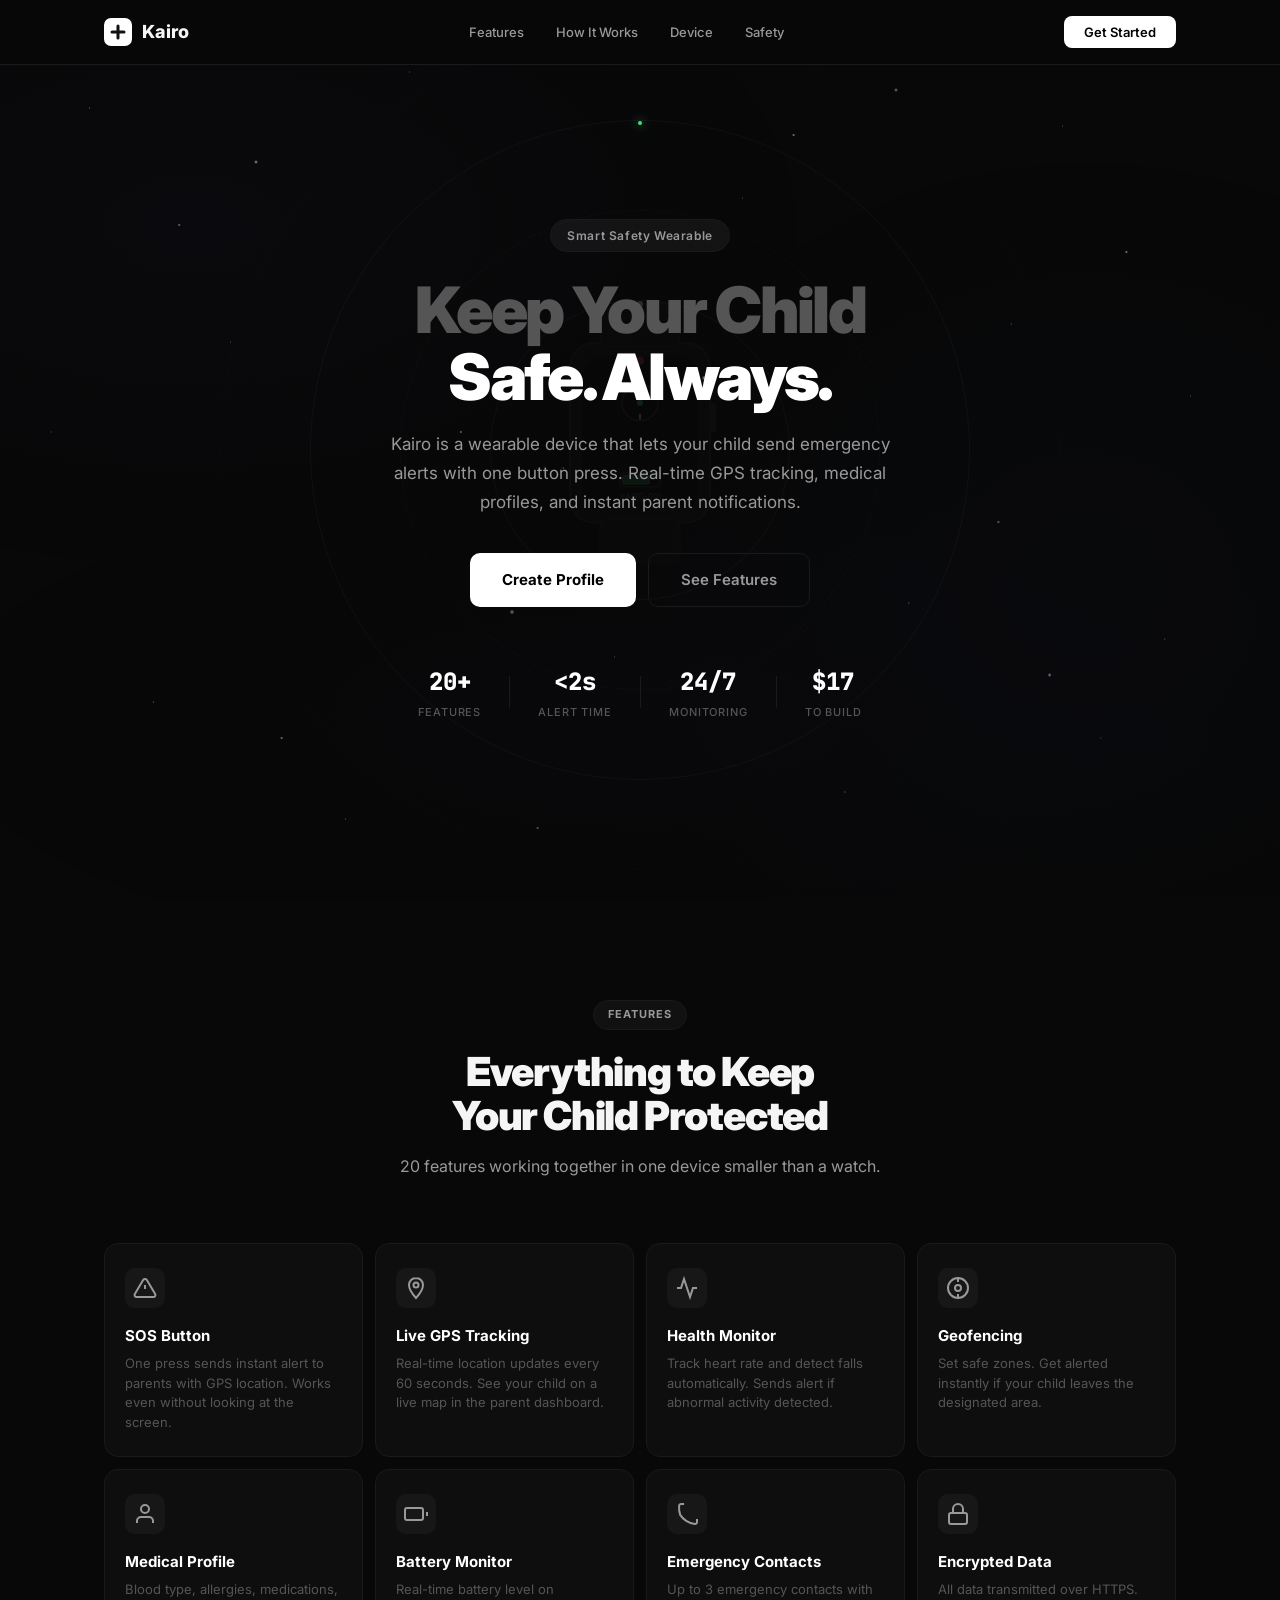
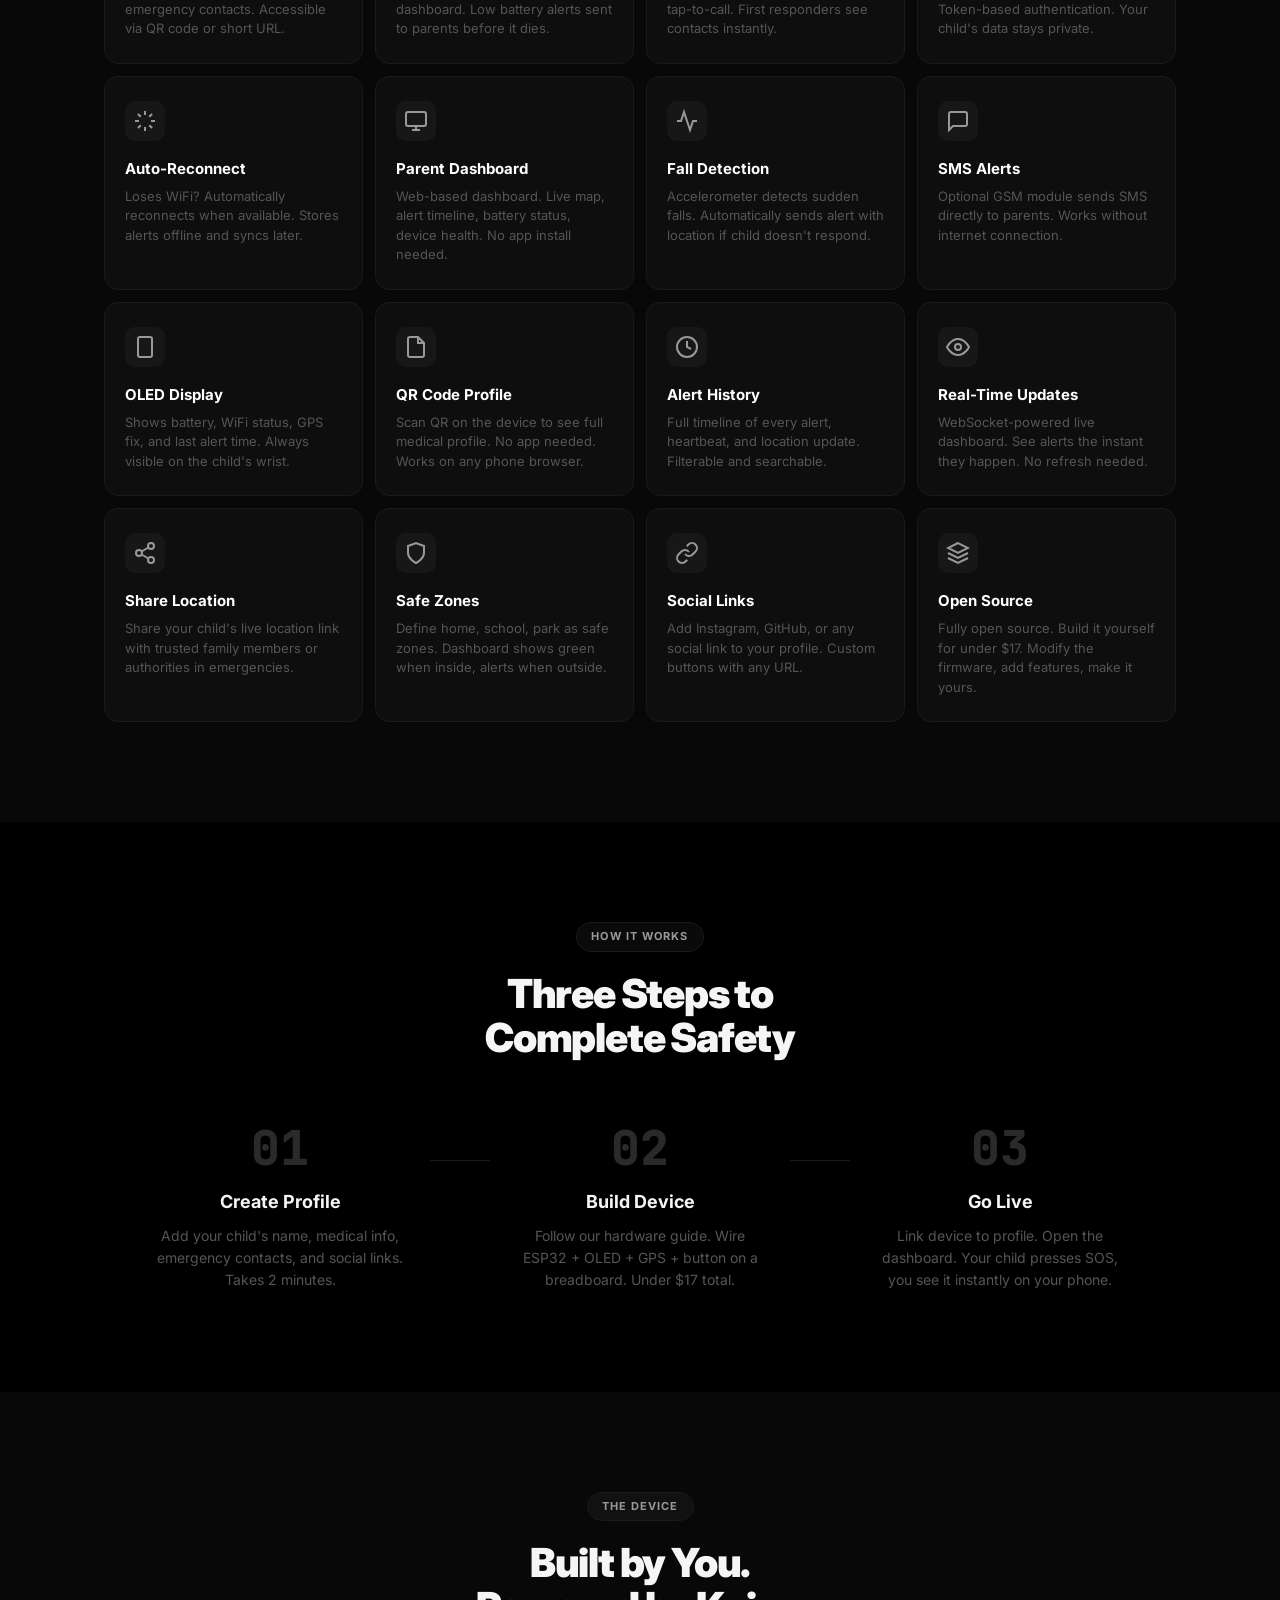
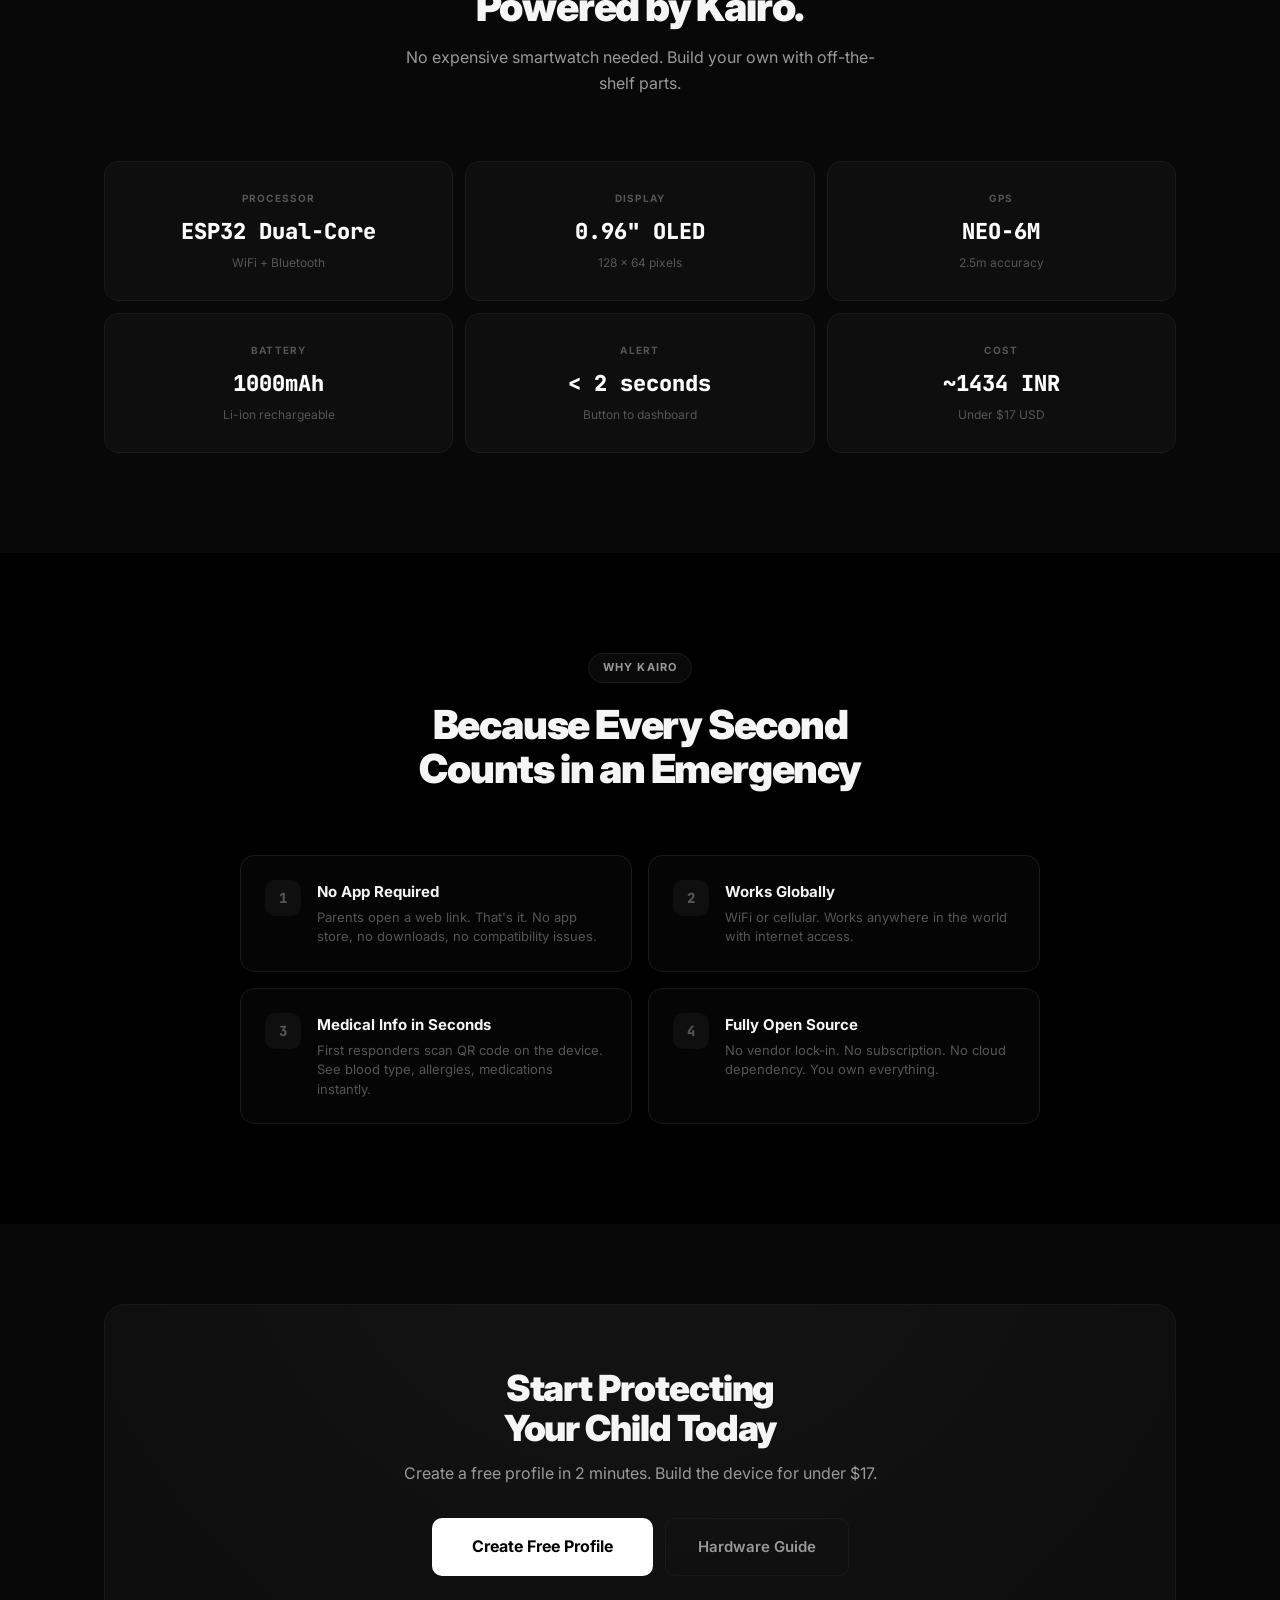
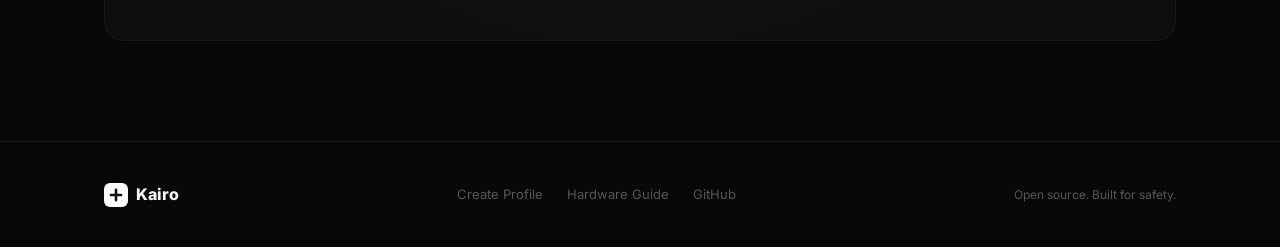
<file: index.html>
<!DOCTYPE html>
<html lang="en">
<head>
  <meta charset="UTF-8">
  <meta name="viewport" content="width=device-width, initial-scale=1.0">
  <title>Kairo - Smart Safety Wearable for Kids</title>
  <meta name="description" content="Kairo is a smart wearable safety device for children. Real-time GPS tracking, SOS alerts, emergency medical profiles, and parent dashboard.">
  <link rel="preconnect" href="https://fonts.googleapis.com">
  <link href="https://fonts.googleapis.com/css2?family=Inter:wght@300;400;500;600;700;800;900&family=JetBrains+Mono:wght@500;700&display=swap" rel="stylesheet">
  <link rel="stylesheet" href="css/landing.css">
  <link rel="icon" href="data:image/svg+xml,<svg xmlns='http://www.w3.org/2000/svg' viewBox='0 0 28 28'><rect width='28' height='28' rx='6' fill='%23fff'/><path d='M14 7v14M7 14h14' stroke='%23111' stroke-width='3' stroke-linecap='round'/></svg>">
</head>
<body>

  <!-- Space Background -->
  <div class="space-bg">
    <div class="stars stars-sm"></div>
    <div class="stars stars-md"></div>
    <div class="stars stars-lg"></div>
    <div class="nebula"></div>
  </div>

  <!-- ===== NAVBAR ===== -->
  <nav class="nav">
    <div class="nav-inner">
      <a href="#" class="nav-logo">
        <svg width="28" height="28" viewBox="0 0 28 28" fill="none"><rect width="28" height="28" rx="7" fill="#fff"/><path d="M14 8v12M8 14h12" stroke="#111" stroke-width="3" stroke-linecap="round"/></svg>
        Kairo
      </a>
      <div class="nav-links">
        <a href="#features">Features</a>
        <a href="#how-it-works">How It Works</a>
        <a href="#device">Device</a>
        <a href="#safety">Safety</a>
      </div>
      <div class="nav-right">
        <a href="create.html" class="nav-cta">Get Started</a>
      </div>
    </div>
  </nav>

  <!-- ===== HERO ===== -->
  <section class="hero">
    <!-- Animated rings -->
    <div class="hero-rings">
      <div class="ring ring-1"></div>
      <div class="ring ring-2"></div>
      <div class="ring ring-3"></div>
      <div class="ring ring-4"></div>
    </div>

    <!-- Device SVG in center -->
    <div class="hero-device">
      <svg class="device-svg" viewBox="0 0 200 260" fill="none">
        <!-- Watch body -->
        <rect x="30" y="40" width="140" height="180" rx="24" fill="#1a1a1a" stroke="#333" stroke-width="2"/>
        <!-- Screen -->
        <rect x="42" y="54" width="116" height="152" rx="16" fill="#0d0d0d"/>
        <!-- Screen content -->
        <circle cx="100" cy="100" r="18" stroke="#444" stroke-width="1.5" fill="none"/>
        <path d="M100 88v12M100 112v4" stroke="#fff" stroke-width="2" stroke-linecap="round"/>
        <circle cx="100" cy="100" r="3" fill="#4ade80"/>
        <!-- Heart rate line -->
        <path d="M55 140 L75 140 L82 125 L90 155 L97 130 L104 148 L110 140 L145 140" stroke="#4ade80" stroke-width="1.5" fill="none" class="hero-heartbeat"/>
        <!-- Battery -->
        <rect x="80" y="170" width="40" height="14" rx="4" stroke="#555" stroke-width="1" fill="none"/>
        <rect x="82" y="172" width="28" height="10" rx="2" fill="#4ade80" opacity="0.6"/>
        <text x="100" y="196" text-anchor="middle" fill="#666" font-size="8" font-family="Inter">KAIRO-001</text>
        <!-- Band top -->
        <rect x="60" y="0" width="80" height="44" rx="8" fill="#1a1a1a" stroke="#333" stroke-width="1"/>
        <!-- Band bottom -->
        <rect x="60" y="216" width="80" height="44" rx="8" fill="#1a1a1a" stroke="#333" stroke-width="1"/>
        <!-- Button -->
        <rect x="170" y="100" width="6" height="30" rx="3" fill="#333"/>
        <!-- SOS indicator -->
        <circle cx="100" cy="58" r="4" fill="#ef4444" class="sos-pulse"/>
      </svg>
    </div>

    <div class="hero-content">
      <div class="hero-tag">Smart Safety Wearable</div>
      <h1>Keep Your Child<br><span class="text-white">Safe. Always.</span></h1>
      <p class="hero-desc">Kairo is a wearable device that lets your child send emergency alerts with one button press. Real-time GPS tracking, medical profiles, and instant parent notifications.</p>
      <div class="hero-actions">
        <a href="create.html" class="btn-primary">Create Profile</a>
        <a href="#features" class="btn-ghost">See Features</a>
      </div>
      <div class="hero-stats">
        <div class="hero-stat">
          <div class="hero-stat-num">20+</div>
          <div class="hero-stat-label">Features</div>
        </div>
        <div class="hero-stat-sep"></div>
        <div class="hero-stat">
          <div class="hero-stat-num">&lt;2s</div>
          <div class="hero-stat-label">Alert Time</div>
        </div>
        <div class="hero-stat-sep"></div>
        <div class="hero-stat">
          <div class="hero-stat-num">24/7</div>
          <div class="hero-stat-label">Monitoring</div>
        </div>
        <div class="hero-stat-sep"></div>
        <div class="hero-stat">
          <div class="hero-stat-num">$17</div>
          <div class="hero-stat-label">To Build</div>
        </div>
      </div>
    </div>
  </section>

  <!-- ===== FEATURES GRID ===== -->
  <section class="section" id="features">
    <div class="container">
      <div class="section-header">
        <div class="section-tag">Features</div>
        <h2>Everything to Keep<br>Your Child Protected</h2>
        <p class="section-desc">20 features working together in one device smaller than a watch.</p>
      </div>

      <div class="features-grid">
        <div class="feature-card">
          <div class="feature-icon">
            <svg width="24" height="24" viewBox="0 0 24 24" fill="none" stroke="currentColor" stroke-width="2"><path d="M10.29 3.86L1.82 18a2 2 0 001.71 3h16.94a2 2 0 001.71-3L13.71 3.86a2 2 0 00-3.42 0z"/><line x1="12" y1="9" x2="12" y2="13"/><line x1="12" y1="17" x2="12.01" y2="17"/></svg>
          </div>
          <h3>SOS Button</h3>
          <p>One press sends instant alert to parents with GPS location. Works even without looking at the screen.</p>
        </div>

        <div class="feature-card">
          <div class="feature-icon">
            <svg width="24" height="24" viewBox="0 0 24 24" fill="none" stroke="currentColor" stroke-width="2"><path d="M12 2C8.13 2 5 5.13 5 9c0 5.25 7 13 7 13s7-7.75 7-13c0-3.87-3.13-7-7-7z"/><circle cx="12" cy="9" r="2.5"/></svg>
          </div>
          <h3>Live GPS Tracking</h3>
          <p>Real-time location updates every 60 seconds. See your child on a live map in the parent dashboard.</p>
        </div>

        <div class="feature-card">
          <div class="feature-icon">
            <svg width="24" height="24" viewBox="0 0 24 24" fill="none" stroke="currentColor" stroke-width="2"><path d="M22 12h-4l-3 9L9 3l-3 9H2"/></svg>
          </div>
          <h3>Health Monitor</h3>
          <p>Track heart rate and detect falls automatically. Sends alert if abnormal activity detected.</p>
        </div>

        <div class="feature-card">
          <div class="feature-icon">
            <svg width="24" height="24" viewBox="0 0 24 24" fill="none" stroke="currentColor" stroke-width="2"><circle cx="12" cy="12" r="10"/><circle cx="12" cy="12" r="3"/><line x1="12" y1="2" x2="12" y2="6"/><line x1="12" y1="18" x2="12" y2="22"/></svg>
          </div>
          <h3>Geofencing</h3>
          <p>Set safe zones. Get alerted instantly if your child leaves the designated area.</p>
        </div>

        <div class="feature-card">
          <div class="feature-icon">
            <svg width="24" height="24" viewBox="0 0 24 24" fill="none" stroke="currentColor" stroke-width="2"><path d="M20 21v-2a4 4 0 00-4-4H8a4 4 0 00-4 4v2"/><circle cx="12" cy="7" r="4"/></svg>
          </div>
          <h3>Medical Profile</h3>
          <p>Blood type, allergies, medications, emergency contacts. Accessible via QR code or short URL.</p>
        </div>

        <div class="feature-card">
          <div class="feature-icon">
            <svg width="24" height="24" viewBox="0 0 24 24" fill="none" stroke="currentColor" stroke-width="2"><rect x="1" y="6" width="18" height="12" rx="2"/><line x1="23" y1="10" x2="23" y2="14"/></svg>
          </div>
          <h3>Battery Monitor</h3>
          <p>Real-time battery level on dashboard. Low battery alerts sent to parents before it dies.</p>
        </div>

        <div class="feature-card">
          <div class="feature-icon">
            <svg width="24" height="24" viewBox="0 0 24 24" fill="none" stroke="currentColor" stroke-width="2"><path d="M22 16.92v3a2 2 0 01-2.18 2 19.79 19.79 0 01-8.63-3.07 19.5 19.5 0 01-6-6A19.79 19.79 0 014.12 4.18 2 2 0 016.11 2h3"/></svg>
          </div>
          <h3>Emergency Contacts</h3>
          <p>Up to 3 emergency contacts with tap-to-call. First responders see contacts instantly.</p>
        </div>

        <div class="feature-card">
          <div class="feature-icon">
            <svg width="24" height="24" viewBox="0 0 24 24" fill="none" stroke="currentColor" stroke-width="2"><rect x="3" y="11" width="18" height="11" rx="2"/><path d="M7 11V7a5 5 0 0110 0v4"/></svg>
          </div>
          <h3>Encrypted Data</h3>
          <p>All data transmitted over HTTPS. Token-based authentication. Your child's data stays private.</p>
        </div>

        <div class="feature-card">
          <div class="feature-icon">
            <svg width="24" height="24" viewBox="0 0 24 24" fill="none" stroke="currentColor" stroke-width="2"><path d="M12 2v4M12 18v4M4.93 4.93l2.83 2.83M16.24 16.24l2.83 2.83M2 12h4M18 12h4M4.93 19.07l2.83-2.83M16.24 7.76l2.83-2.83"/></svg>
          </div>
          <h3>Auto-Reconnect</h3>
          <p>Loses WiFi? Automatically reconnects when available. Stores alerts offline and syncs later.</p>
        </div>

        <div class="feature-card">
          <div class="feature-icon">
            <svg width="24" height="24" viewBox="0 0 24 24" fill="none" stroke="currentColor" stroke-width="2"><rect x="2" y="3" width="20" height="14" rx="2"/><line x1="8" y1="21" x2="16" y2="21"/><line x1="12" y1="17" x2="12" y2="21"/></svg>
          </div>
          <h3>Parent Dashboard</h3>
          <p>Web-based dashboard. Live map, alert timeline, battery status, device health. No app install needed.</p>
        </div>

        <div class="feature-card">
          <div class="feature-icon">
            <svg width="24" height="24" viewBox="0 0 24 24" fill="none" stroke="currentColor" stroke-width="2"><polyline points="22 12 18 12 15 21 9 3 6 12 2 12"/></svg>
          </div>
          <h3>Fall Detection</h3>
          <p>Accelerometer detects sudden falls. Automatically sends alert with location if child doesn't respond.</p>
        </div>

        <div class="feature-card">
          <div class="feature-icon">
            <svg width="24" height="24" viewBox="0 0 24 24" fill="none" stroke="currentColor" stroke-width="2"><path d="M21 15a2 2 0 01-2 2H7l-4 4V5a2 2 0 012-2h14a2 2 0 012 2z"/></svg>
          </div>
          <h3>SMS Alerts</h3>
          <p>Optional GSM module sends SMS directly to parents. Works without internet connection.</p>
        </div>

        <div class="feature-card">
          <div class="feature-icon">
            <svg width="24" height="24" viewBox="0 0 24 24" fill="none" stroke="currentColor" stroke-width="2"><rect x="5" y="2" width="14" height="20" rx="2"/><line x1="12" y1="18" x2="12.01" y2="18"/></svg>
          </div>
          <h3>OLED Display</h3>
          <p>Shows battery, WiFi status, GPS fix, and last alert time. Always visible on the child's wrist.</p>
        </div>

        <div class="feature-card">
          <div class="feature-icon">
            <svg width="24" height="24" viewBox="0 0 24 24" fill="none" stroke="currentColor" stroke-width="2"><path d="M14 2H6a2 2 0 00-2 2v16a2 2 0 002 2h12a2 2 0 002-2V8z"/><polyline points="14 2 14 8 20 8"/></svg>
          </div>
          <h3>QR Code Profile</h3>
          <p>Scan QR on the device to see full medical profile. No app needed. Works on any phone browser.</p>
        </div>

        <div class="feature-card">
          <div class="feature-icon">
            <svg width="24" height="24" viewBox="0 0 24 24" fill="none" stroke="currentColor" stroke-width="2"><circle cx="12" cy="12" r="10"/><polyline points="12 6 12 12 16 14"/></svg>
          </div>
          <h3>Alert History</h3>
          <p>Full timeline of every alert, heartbeat, and location update. Filterable and searchable.</p>
        </div>

        <div class="feature-card">
          <div class="feature-icon">
            <svg width="24" height="24" viewBox="0 0 24 24" fill="none" stroke="currentColor" stroke-width="2"><path d="M1 12s4-8 11-8 11 8 11 8-4 8-11 8-11-8-11-8z"/><circle cx="12" cy="12" r="3"/></svg>
          </div>
          <h3>Real-Time Updates</h3>
          <p>WebSocket-powered live dashboard. See alerts the instant they happen. No refresh needed.</p>
        </div>

        <div class="feature-card">
          <div class="feature-icon">
            <svg width="24" height="24" viewBox="0 0 24 24" fill="none" stroke="currentColor" stroke-width="2"><circle cx="18" cy="5" r="3"/><circle cx="6" cy="12" r="3"/><circle cx="18" cy="19" r="3"/><line x1="8.59" y1="13.51" x2="15.42" y2="17.49"/><line x1="15.41" y1="6.51" x2="8.59" y2="10.49"/></svg>
          </div>
          <h3>Share Location</h3>
          <p>Share your child's live location link with trusted family members or authorities in emergencies.</p>
        </div>

        <div class="feature-card">
          <div class="feature-icon">
            <svg width="24" height="24" viewBox="0 0 24 24" fill="none" stroke="currentColor" stroke-width="2"><path d="M12 22s8-4 8-10V5l-8-3-8 3v7c0 6 8 10 8 10z"/></svg>
          </div>
          <h3>Safe Zones</h3>
          <p>Define home, school, park as safe zones. Dashboard shows green when inside, alerts when outside.</p>
        </div>

        <div class="feature-card">
          <div class="feature-icon">
            <svg width="24" height="24" viewBox="0 0 24 24" fill="none" stroke="currentColor" stroke-width="2"><path d="M10 13a5 5 0 007.54.54l3-3a5 5 0 00-7.07-7.07l-1.72 1.71"/><path d="M14 11a5 5 0 00-7.54-.54l-3 3a5 5 0 007.07 7.07l1.71-1.71"/></svg>
          </div>
          <h3>Social Links</h3>
          <p>Add Instagram, GitHub, or any social link to your profile. Custom buttons with any URL.</p>
        </div>

        <div class="feature-card">
          <div class="feature-icon">
            <svg width="24" height="24" viewBox="0 0 24 24" fill="none" stroke="currentColor" stroke-width="2"><path d="M12 2L2 7l10 5 10-5-10-5z"/><path d="M2 17l10 5 10-5"/><path d="M2 12l10 5 10-5"/></svg>
          </div>
          <h3>Open Source</h3>
          <p>Fully open source. Build it yourself for under $17. Modify the firmware, add features, make it yours.</p>
        </div>
      </div>
    </div>
  </section>

  <!-- ===== HOW IT WORKS ===== -->
  <section class="section section-dark" id="how-it-works">
    <div class="container">
      <div class="section-header">
        <div class="section-tag">How It Works</div>
        <h2>Three Steps to<br>Complete Safety</h2>
      </div>

      <div class="steps-row">
        <div class="step-card">
          <div class="step-num">01</div>
          <h3>Create Profile</h3>
          <p>Add your child's name, medical info, emergency contacts, and social links. Takes 2 minutes.</p>
        </div>
        <div class="step-line"></div>
        <div class="step-card">
          <div class="step-num">02</div>
          <h3>Build Device</h3>
          <p>Follow our hardware guide. Wire ESP32 + OLED + GPS + button on a breadboard. Under $17 total.</p>
        </div>
        <div class="step-line"></div>
        <div class="step-card">
          <div class="step-num">03</div>
          <h3>Go Live</h3>
          <p>Link device to profile. Open the dashboard. Your child presses SOS, you see it instantly on your phone.</p>
        </div>
      </div>
    </div>
  </section>

  <!-- ===== DEVICE SHOWCASE ===== -->
  <section class="section" id="device">
    <div class="container">
      <div class="section-header">
        <div class="section-tag">The Device</div>
        <h2>Built by You.<br>Powered by Kairo.</h2>
        <p class="section-desc">No expensive smartwatch needed. Build your own with off-the-shelf parts.</p>
      </div>

      <div class="device-specs">
        <div class="spec-card">
          <div class="spec-label">Processor</div>
          <div class="spec-value">ESP32 Dual-Core</div>
          <div class="spec-detail">WiFi + Bluetooth</div>
        </div>
        <div class="spec-card">
          <div class="spec-label">Display</div>
          <div class="spec-value">0.96" OLED</div>
          <div class="spec-detail">128 x 64 pixels</div>
        </div>
        <div class="spec-card">
          <div class="spec-label">GPS</div>
          <div class="spec-value">NEO-6M</div>
          <div class="spec-detail">2.5m accuracy</div>
        </div>
        <div class="spec-card">
          <div class="spec-label">Battery</div>
          <div class="spec-value">1000mAh</div>
          <div class="spec-detail">Li-ion rechargeable</div>
        </div>
        <div class="spec-card">
          <div class="spec-label">Alert</div>
          <div class="spec-value">&lt; 2 seconds</div>
          <div class="spec-detail">Button to dashboard</div>
        </div>
        <div class="spec-card">
          <div class="spec-label">Cost</div>
          <div class="spec-value">~1434 INR</div>
          <div class="spec-detail">Under $17 USD</div>
        </div>
      </div>
    </div>
  </section>

  <!-- ===== SAFETY SECTION ===== -->
  <section class="section section-dark" id="safety">
    <div class="container">
      <div class="section-header">
        <div class="section-tag">Why Kairo</div>
        <h2>Because Every Second<br>Counts in an Emergency</h2>
      </div>

      <div class="safety-grid">
        <div class="safety-item">
          <div class="safety-num">1</div>
          <div>
            <h3>No App Required</h3>
            <p>Parents open a web link. That's it. No app store, no downloads, no compatibility issues.</p>
          </div>
        </div>
        <div class="safety-item">
          <div class="safety-num">2</div>
          <div>
            <h3>Works Globally</h3>
            <p>WiFi or cellular. Works anywhere in the world with internet access.</p>
          </div>
        </div>
        <div class="safety-item">
          <div class="safety-num">3</div>
          <div>
            <h3>Medical Info in Seconds</h3>
            <p>First responders scan QR code on the device. See blood type, allergies, medications instantly.</p>
          </div>
        </div>
        <div class="safety-item">
          <div class="safety-num">4</div>
          <div>
            <h3>Fully Open Source</h3>
            <p>No vendor lock-in. No subscription. No cloud dependency. You own everything.</p>
          </div>
        </div>
      </div>
    </div>
  </section>

  <!-- ===== CTA ===== -->
  <section class="section cta-section">
    <div class="container">
      <div class="cta-card">
        <h2>Start Protecting<br>Your Child Today</h2>
        <p>Create a free profile in 2 minutes. Build the device for under $17.</p>
        <div class="cta-actions">
          <a href="create.html" class="btn-primary btn-lg">Create Free Profile</a>
          <a href="docs/hardware-guide.html" class="btn-ghost">Hardware Guide</a>
        </div>
      </div>
    </div>
  </section>

  <!-- ===== FOOTER ===== -->
  <footer class="footer">
    <div class="container">
      <div class="footer-inner">
        <div class="footer-brand">
          <svg width="24" height="24" viewBox="0 0 28 28" fill="none"><rect width="28" height="28" rx="7" fill="#fff"/><path d="M14 8v12M8 14h12" stroke="#111" stroke-width="3" stroke-linecap="round"/></svg>
          Kairo
        </div>
        <div class="footer-links">
          <a href="create.html">Create Profile</a>
          <a href="docs/hardware-guide.html">Hardware Guide</a>
          <a href="https://github.com/Dynamox-DEV677/kairo-help" target="_blank">GitHub</a>
        </div>
        <div class="footer-copy">Open source. Built for safety.</div>
      </div>
    </div>
  </footer>

</body>
</html>
</file>
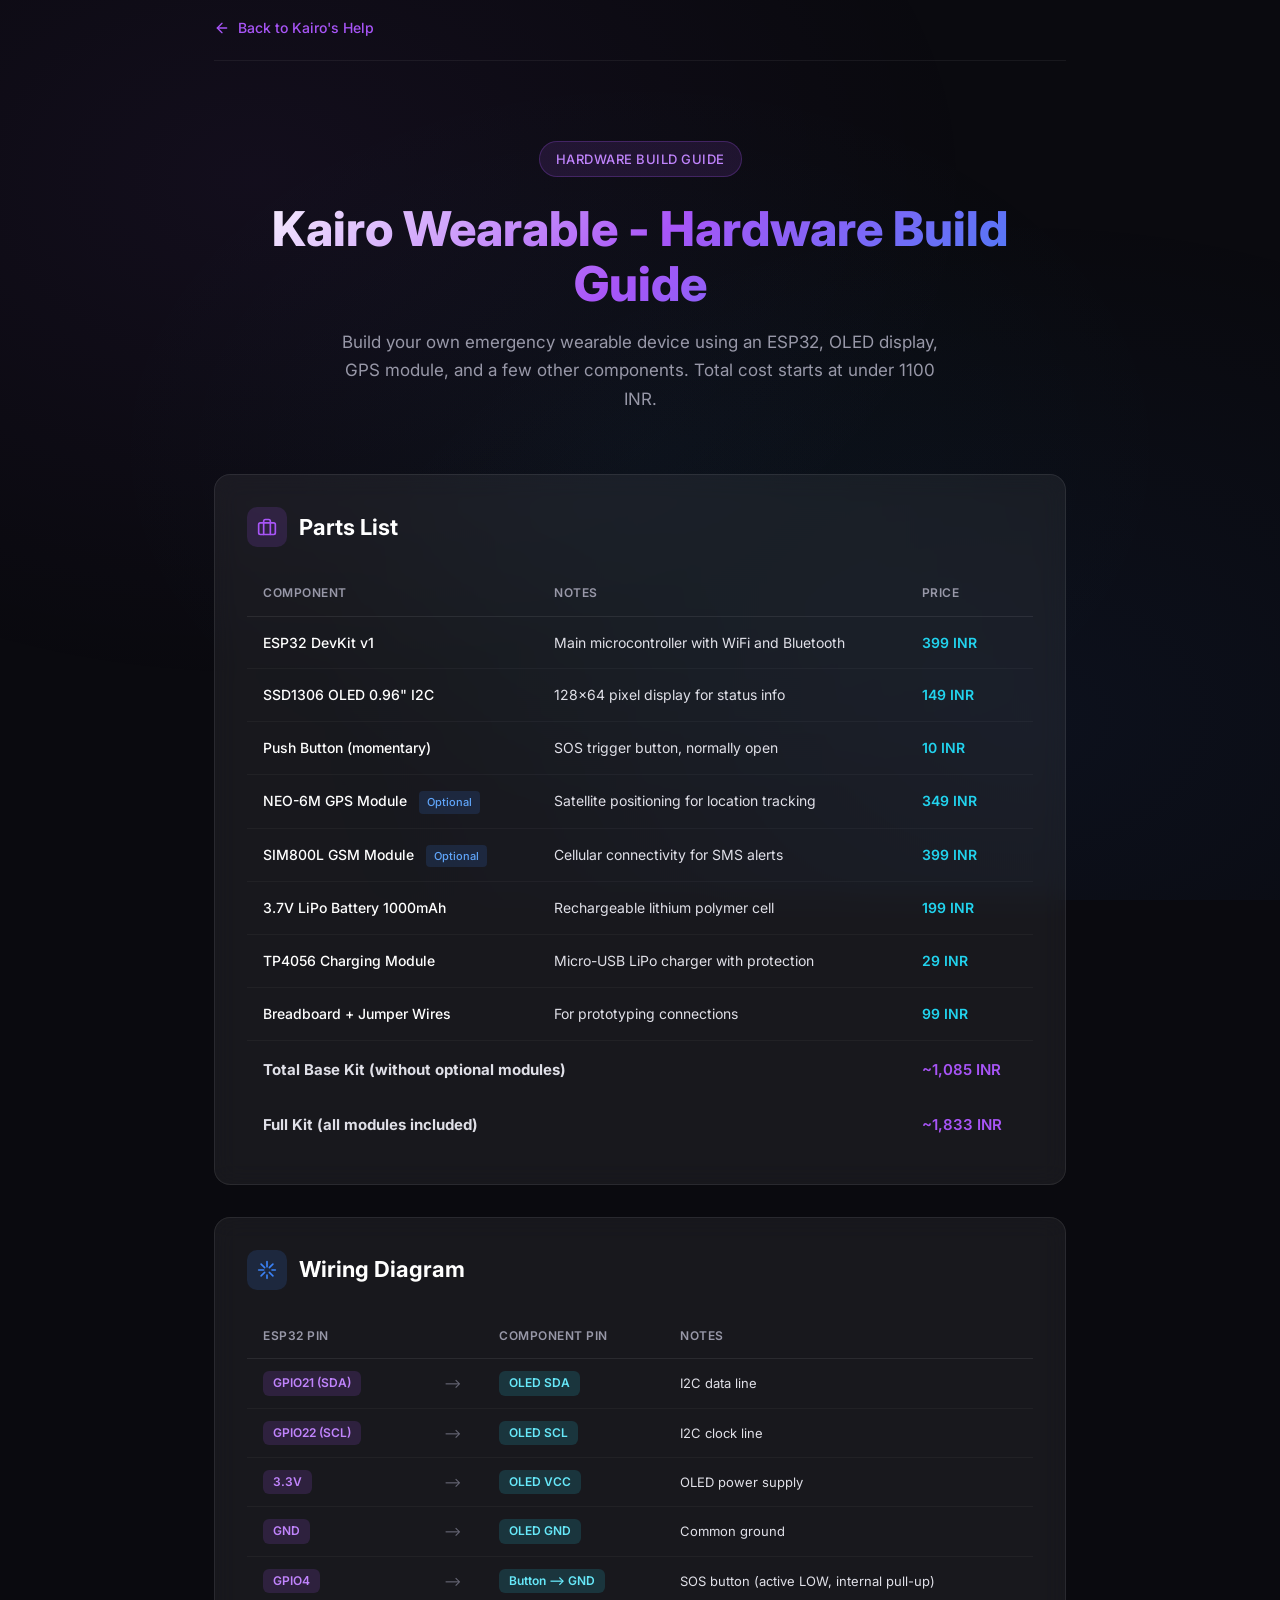
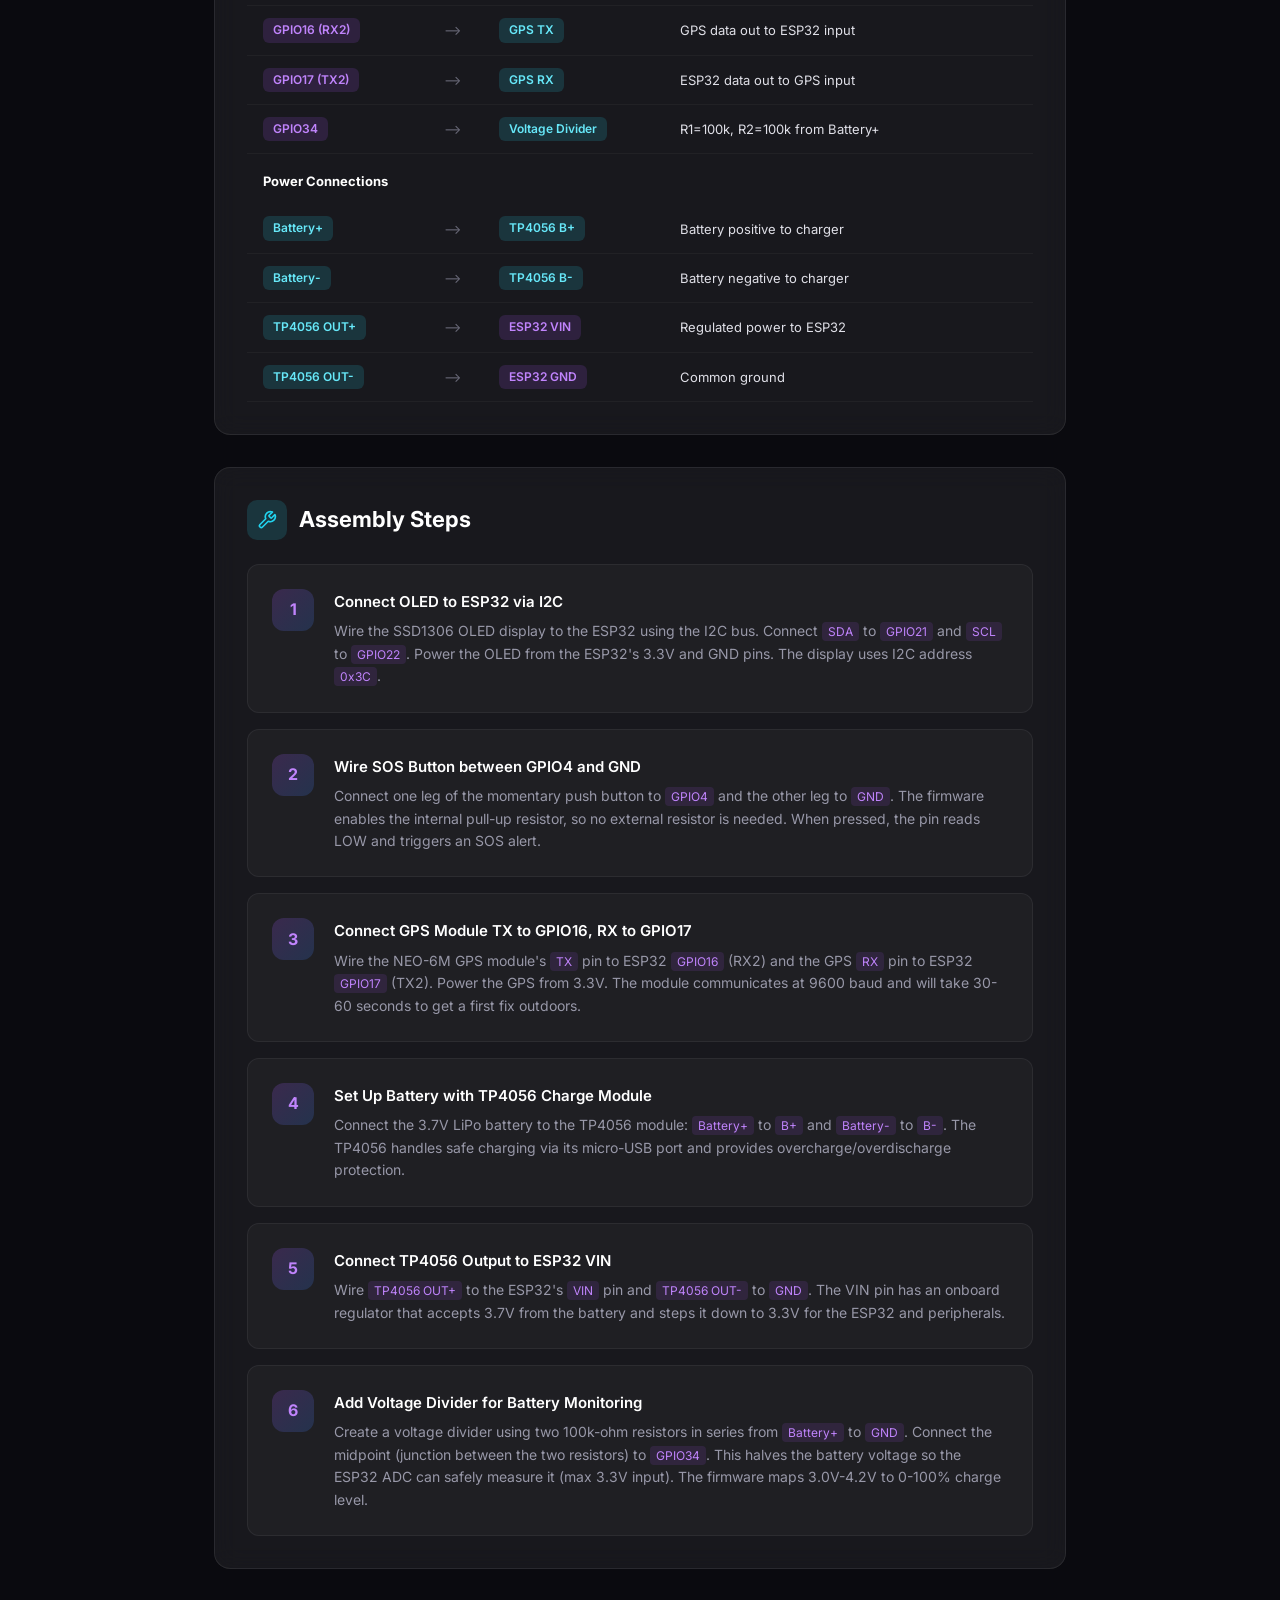
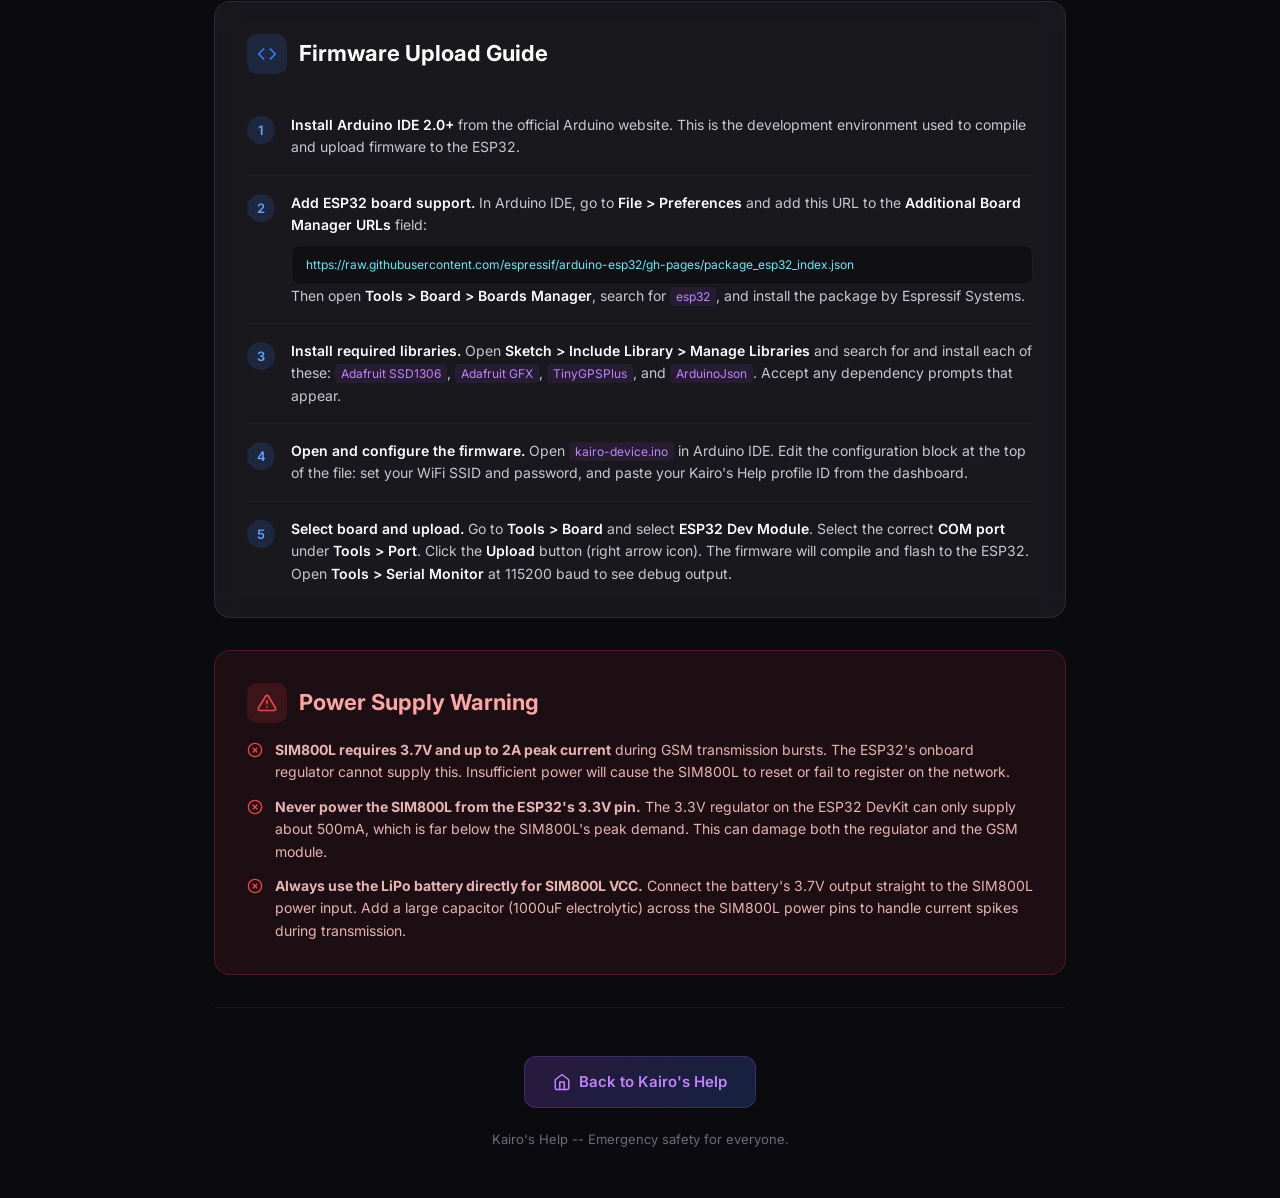
<file: docs/hardware-guide.html>
<!DOCTYPE html>
<html lang="en">
<head>
  <meta charset="UTF-8" />
  <meta name="viewport" content="width=device-width, initial-scale=1.0" />
  <title>Kairo Wearable - Hardware Build Guide</title>
  <link rel="preconnect" href="https://fonts.googleapis.com" />
  <link rel="preconnect" href="https://fonts.gstatic.com" crossorigin />
  <link href="https://fonts.googleapis.com/css2?family=Inter:wght@300;400;500;600;700;800&display=swap" rel="stylesheet" />
  <style>
    /* ====================================================================
       BASE RESET AND GLOBAL STYLES
       ==================================================================== */
    *, *::before, *::after {
      margin: 0;
      padding: 0;
      box-sizing: border-box;
    }

    html {
      scroll-behavior: smooth;
    }

    body {
      font-family: 'Inter', -apple-system, BlinkMacSystemFont, sans-serif;
      background: #0a0a0f;
      color: #e0e0e8;
      line-height: 1.7;
      min-height: 100vh;
      overflow-x: hidden;
    }

    /* Subtle animated gradient background */
    body::before {
      content: '';
      position: fixed;
      top: 0;
      left: 0;
      width: 100%;
      height: 100%;
      background:
        radial-gradient(ellipse at 20% 20%, rgba(168, 85, 247, 0.06) 0%, transparent 50%),
        radial-gradient(ellipse at 80% 80%, rgba(59, 130, 246, 0.06) 0%, transparent 50%),
        radial-gradient(ellipse at 50% 50%, rgba(34, 211, 238, 0.03) 0%, transparent 60%);
      pointer-events: none;
      z-index: 0;
    }

    /* ====================================================================
       LAYOUT
       ==================================================================== */
    .container {
      max-width: 900px;
      margin: 0 auto;
      padding: 0 24px;
      position: relative;
      z-index: 1;
    }

    /* ====================================================================
       TOP NAVIGATION BAR
       ==================================================================== */
    .top-nav {
      padding: 16px 0;
      border-bottom: 1px solid rgba(255, 255, 255, 0.06);
      margin-bottom: 0;
    }

    .top-nav a {
      display: inline-flex;
      align-items: center;
      gap: 8px;
      color: #a855f7;
      text-decoration: none;
      font-size: 14px;
      font-weight: 500;
      transition: color 0.2s ease;
    }

    .top-nav a:hover {
      color: #c084fc;
    }

    .top-nav svg {
      width: 16px;
      height: 16px;
    }

    /* ====================================================================
       HERO HEADER
       ==================================================================== */
    .hero {
      text-align: center;
      padding: 80px 0 60px;
    }

    .hero-badge {
      display: inline-block;
      padding: 6px 16px;
      border-radius: 20px;
      background: rgba(168, 85, 247, 0.12);
      border: 1px solid rgba(168, 85, 247, 0.25);
      color: #c084fc;
      font-size: 13px;
      font-weight: 500;
      letter-spacing: 0.5px;
      text-transform: uppercase;
      margin-bottom: 24px;
    }

    .hero h1 {
      font-size: clamp(28px, 5vw, 48px);
      font-weight: 800;
      line-height: 1.15;
      margin-bottom: 16px;
      background: linear-gradient(135deg, #ffffff 0%, #a855f7 50%, #3b82f6 100%);
      -webkit-background-clip: text;
      -webkit-text-fill-color: transparent;
      background-clip: text;
    }

    .hero p {
      font-size: 17px;
      color: #9898a8;
      max-width: 600px;
      margin: 0 auto;
      line-height: 1.7;
    }

    /* ====================================================================
       GLASS CARD COMPONENT
       ==================================================================== */
    .glass-card {
      background: rgba(255, 255, 255, 0.06);
      backdrop-filter: blur(12px);
      -webkit-backdrop-filter: blur(12px);
      border: 1px solid rgba(255, 255, 255, 0.08);
      border-radius: 16px;
      padding: 32px;
      margin-bottom: 32px;
    }

    .glass-card:hover {
      border-color: rgba(168, 85, 247, 0.15);
      transition: border-color 0.3s ease;
    }

    /* ====================================================================
       SECTION HEADERS
       ==================================================================== */
    .section-header {
      display: flex;
      align-items: center;
      gap: 12px;
      margin-bottom: 24px;
    }

    .section-icon {
      width: 40px;
      height: 40px;
      border-radius: 10px;
      display: flex;
      align-items: center;
      justify-content: center;
      flex-shrink: 0;
    }

    .section-icon.purple {
      background: rgba(168, 85, 247, 0.15);
    }

    .section-icon.blue {
      background: rgba(59, 130, 246, 0.15);
    }

    .section-icon.cyan {
      background: rgba(34, 211, 238, 0.15);
    }

    .section-icon.red {
      background: rgba(239, 68, 68, 0.15);
    }

    .section-icon svg {
      width: 20px;
      height: 20px;
    }

    .section-header h2 {
      font-size: 22px;
      font-weight: 700;
      color: #ffffff;
    }

    /* ====================================================================
       PARTS LIST TABLE
       ==================================================================== */
    .parts-table-wrapper {
      overflow-x: auto;
      margin-top: 8px;
    }

    .parts-table {
      width: 100%;
      border-collapse: collapse;
      font-size: 14px;
    }

    .parts-table thead th {
      text-align: left;
      padding: 12px 16px;
      font-weight: 600;
      font-size: 12px;
      letter-spacing: 0.5px;
      text-transform: uppercase;
      color: #9898a8;
      border-bottom: 1px solid rgba(255, 255, 255, 0.08);
      white-space: nowrap;
    }

    .parts-table tbody td {
      padding: 14px 16px;
      border-bottom: 1px solid rgba(255, 255, 255, 0.04);
      vertical-align: middle;
    }

    .parts-table tbody tr:hover {
      background: rgba(255, 255, 255, 0.03);
    }

    .parts-table .component-name {
      font-weight: 500;
      color: #ffffff;
    }

    .parts-table .optional-badge {
      display: inline-block;
      padding: 2px 8px;
      border-radius: 4px;
      background: rgba(59, 130, 246, 0.15);
      color: #60a5fa;
      font-size: 11px;
      font-weight: 500;
      margin-left: 8px;
    }

    .parts-table .price {
      font-family: 'Inter', monospace;
      font-weight: 600;
      color: #22d3ee;
      white-space: nowrap;
    }

    .total-row td {
      padding-top: 16px !important;
      border-bottom: none !important;
      font-weight: 700;
      font-size: 15px;
    }

    .total-row .price {
      color: #a855f7;
    }

    /* ====================================================================
       WIRING DIAGRAM TABLE
       ==================================================================== */
    .wiring-table {
      width: 100%;
      border-collapse: collapse;
      font-size: 14px;
    }

    .wiring-table thead th {
      text-align: left;
      padding: 12px 16px;
      font-weight: 600;
      font-size: 12px;
      letter-spacing: 0.5px;
      text-transform: uppercase;
      color: #9898a8;
      border-bottom: 1px solid rgba(255, 255, 255, 0.08);
      white-space: nowrap;
    }

    .wiring-table tbody td {
      padding: 12px 16px;
      border-bottom: 1px solid rgba(255, 255, 255, 0.04);
      font-family: 'Inter', monospace;
      font-size: 13px;
    }

    .wiring-table tbody tr:hover {
      background: rgba(255, 255, 255, 0.03);
    }

    .pin-label {
      display: inline-block;
      padding: 2px 10px;
      border-radius: 6px;
      font-weight: 600;
      font-size: 12px;
    }

    .pin-esp32 {
      background: rgba(168, 85, 247, 0.15);
      color: #c084fc;
    }

    .pin-component {
      background: rgba(34, 211, 238, 0.15);
      color: #67e8f9;
    }

    .arrow-cell {
      text-align: center;
      color: #6b6b7b;
      font-size: 16px;
    }

    /* ====================================================================
       ASSEMBLY STEPS
       ==================================================================== */
    .steps-grid {
      display: flex;
      flex-direction: column;
      gap: 16px;
    }

    .step-card {
      display: flex;
      gap: 20px;
      padding: 24px;
      background: rgba(255, 255, 255, 0.03);
      border: 1px solid rgba(255, 255, 255, 0.06);
      border-radius: 12px;
      transition: border-color 0.2s ease, background 0.2s ease;
    }

    .step-card:hover {
      border-color: rgba(168, 85, 247, 0.2);
      background: rgba(255, 255, 255, 0.05);
    }

    .step-number {
      width: 42px;
      height: 42px;
      border-radius: 12px;
      background: linear-gradient(135deg, rgba(168, 85, 247, 0.2), rgba(59, 130, 246, 0.2));
      display: flex;
      align-items: center;
      justify-content: center;
      font-weight: 700;
      font-size: 16px;
      color: #c084fc;
      flex-shrink: 0;
    }

    .step-content h3 {
      font-size: 15px;
      font-weight: 600;
      color: #ffffff;
      margin-bottom: 6px;
    }

    .step-content p {
      font-size: 14px;
      color: #9898a8;
      line-height: 1.6;
    }

    .step-content code {
      background: rgba(168, 85, 247, 0.12);
      color: #c084fc;
      padding: 2px 6px;
      border-radius: 4px;
      font-size: 12px;
      font-family: 'Inter', monospace;
    }

    /* ====================================================================
       FIRMWARE UPLOAD SECTION
       ==================================================================== */
    .firmware-steps {
      counter-reset: firmware-step;
    }

    .firmware-step {
      display: flex;
      align-items: flex-start;
      gap: 16px;
      padding: 16px 0;
      border-bottom: 1px solid rgba(255, 255, 255, 0.04);
    }

    .firmware-step:last-child {
      border-bottom: none;
      padding-bottom: 0;
    }

    .firmware-step::before {
      counter-increment: firmware-step;
      content: counter(firmware-step);
      width: 28px;
      height: 28px;
      border-radius: 50%;
      background: rgba(59, 130, 246, 0.15);
      color: #60a5fa;
      display: flex;
      align-items: center;
      justify-content: center;
      font-size: 13px;
      font-weight: 600;
      flex-shrink: 0;
      margin-top: 2px;
    }

    .firmware-step-text {
      font-size: 14px;
      color: #c8c8d4;
      line-height: 1.6;
    }

    .firmware-step-text strong {
      color: #ffffff;
      font-weight: 600;
    }

    .firmware-step-text code {
      background: rgba(168, 85, 247, 0.1);
      color: #c084fc;
      padding: 2px 6px;
      border-radius: 4px;
      font-size: 12px;
      font-family: 'Inter', monospace;
      word-break: break-all;
    }

    .url-block {
      display: block;
      margin-top: 8px;
      padding: 10px 14px;
      background: rgba(0, 0, 0, 0.3);
      border: 1px solid rgba(255, 255, 255, 0.06);
      border-radius: 8px;
      font-family: 'Inter', monospace;
      font-size: 12px;
      color: #67e8f9;
      word-break: break-all;
      line-height: 1.5;
    }

    /* ====================================================================
       WARNING BOX
       ==================================================================== */
    .warning-box {
      background: rgba(239, 68, 68, 0.08);
      border: 1px solid rgba(239, 68, 68, 0.25);
      border-radius: 16px;
      padding: 32px;
      margin-bottom: 32px;
    }

    .warning-box .section-header {
      margin-bottom: 16px;
    }

    .warning-box h2 {
      color: #fca5a5 !important;
    }

    .warning-items {
      list-style: none;
      display: flex;
      flex-direction: column;
      gap: 12px;
    }

    .warning-items li {
      display: flex;
      align-items: flex-start;
      gap: 12px;
      font-size: 14px;
      line-height: 1.6;
      color: #e8b4b4;
    }

    .warning-items li::before {
      content: '';
      display: none;
    }

    .warning-icon-inline {
      flex-shrink: 0;
      margin-top: 3px;
    }

    .warning-icon-inline svg {
      width: 16px;
      height: 16px;
    }

    /* ====================================================================
       FOOTER
       ==================================================================== */
    .footer {
      text-align: center;
      padding: 48px 0;
      margin-top: 32px;
      border-top: 1px solid rgba(255, 255, 255, 0.06);
    }

    .footer a {
      display: inline-flex;
      align-items: center;
      gap: 8px;
      padding: 12px 28px;
      background: linear-gradient(135deg, rgba(168, 85, 247, 0.2), rgba(59, 130, 246, 0.2));
      border: 1px solid rgba(168, 85, 247, 0.25);
      border-radius: 12px;
      color: #c084fc;
      text-decoration: none;
      font-weight: 600;
      font-size: 15px;
      transition: all 0.3s ease;
    }

    .footer a:hover {
      background: linear-gradient(135deg, rgba(168, 85, 247, 0.3), rgba(59, 130, 246, 0.3));
      border-color: rgba(168, 85, 247, 0.4);
      transform: translateY(-1px);
    }

    .footer a svg {
      width: 18px;
      height: 18px;
    }

    .footer-sub {
      margin-top: 20px;
      font-size: 13px;
      color: #6b6b7b;
    }

    /* ====================================================================
       RESPONSIVE
       ==================================================================== */
    @media (max-width: 640px) {
      .glass-card, .warning-box {
        padding: 20px;
        border-radius: 12px;
      }

      .hero {
        padding: 48px 0 40px;
      }

      .step-card {
        padding: 16px;
        gap: 14px;
      }

      .parts-table thead th,
      .parts-table tbody td {
        padding: 10px 12px;
      }

      .wiring-table thead th,
      .wiring-table tbody td {
        padding: 10px 12px;
        font-size: 12px;
      }
    }
  </style>
</head>
<body>
  <div class="container">

    <!-- ================================================================
         TOP NAVIGATION
         ================================================================ -->
    <nav class="top-nav">
      <a href="https://kairo-help.vercel.app">
        <svg viewBox="0 0 24 24" fill="none" stroke="currentColor" stroke-width="2" stroke-linecap="round" stroke-linejoin="round">
          <line x1="19" y1="12" x2="5" y2="12"></line>
          <polyline points="12 19 5 12 12 5"></polyline>
        </svg>
        Back to Kairo's Help
      </a>
    </nav>

    <!-- ================================================================
         HERO HEADER
         ================================================================ -->
    <header class="hero">
      <div class="hero-badge">Hardware Build Guide</div>
      <h1>Kairo Wearable - Hardware Build Guide</h1>
      <p>
        Build your own emergency wearable device using an ESP32, OLED display,
        GPS module, and a few other components. Total cost starts at under 1100 INR.
      </p>
    </header>

    <!-- ================================================================
         SECTION 1: PARTS LIST
         ================================================================ -->
    <section class="glass-card">
      <div class="section-header">
        <div class="section-icon purple">
          <svg viewBox="0 0 24 24" fill="none" stroke="#a855f7" stroke-width="2" stroke-linecap="round" stroke-linejoin="round">
            <rect x="2" y="7" width="20" height="14" rx="2" ry="2"></rect>
            <path d="M16 21V5a2 2 0 0 0-2-2h-4a2 2 0 0 0-2 2v16"></path>
          </svg>
        </div>
        <h2>Parts List</h2>
      </div>

      <div class="parts-table-wrapper">
        <table class="parts-table">
          <thead>
            <tr>
              <th>Component</th>
              <th>Notes</th>
              <th>Price</th>
            </tr>
          </thead>
          <tbody>
            <tr>
              <td class="component-name">ESP32 DevKit v1</td>
              <td>Main microcontroller with WiFi and Bluetooth</td>
              <td class="price">399 INR</td>
            </tr>
            <tr>
              <td class="component-name">SSD1306 OLED 0.96" I2C</td>
              <td>128x64 pixel display for status info</td>
              <td class="price">149 INR</td>
            </tr>
            <tr>
              <td class="component-name">Push Button (momentary)</td>
              <td>SOS trigger button, normally open</td>
              <td class="price">10 INR</td>
            </tr>
            <tr>
              <td class="component-name">
                NEO-6M GPS Module
                <span class="optional-badge">Optional</span>
              </td>
              <td>Satellite positioning for location tracking</td>
              <td class="price">349 INR</td>
            </tr>
            <tr>
              <td class="component-name">
                SIM800L GSM Module
                <span class="optional-badge">Optional</span>
              </td>
              <td>Cellular connectivity for SMS alerts</td>
              <td class="price">399 INR</td>
            </tr>
            <tr>
              <td class="component-name">3.7V LiPo Battery 1000mAh</td>
              <td>Rechargeable lithium polymer cell</td>
              <td class="price">199 INR</td>
            </tr>
            <tr>
              <td class="component-name">TP4056 Charging Module</td>
              <td>Micro-USB LiPo charger with protection</td>
              <td class="price">29 INR</td>
            </tr>
            <tr>
              <td class="component-name">Breadboard + Jumper Wires</td>
              <td>For prototyping connections</td>
              <td class="price">99 INR</td>
            </tr>
            <tr class="total-row">
              <td colspan="2">
                Total Base Kit (without optional modules)
              </td>
              <td class="price">~1,085 INR</td>
            </tr>
            <tr class="total-row">
              <td colspan="2">
                Full Kit (all modules included)
              </td>
              <td class="price">~1,833 INR</td>
            </tr>
          </tbody>
        </table>
      </div>
    </section>

    <!-- ================================================================
         SECTION 2: WIRING DIAGRAM
         ================================================================ -->
    <section class="glass-card">
      <div class="section-header">
        <div class="section-icon blue">
          <svg viewBox="0 0 24 24" fill="none" stroke="#3b82f6" stroke-width="2" stroke-linecap="round" stroke-linejoin="round">
            <path d="M12 2v6"></path>
            <path d="M12 18v4"></path>
            <path d="M4.93 4.93l4.24 4.24"></path>
            <path d="M14.83 14.83l4.24 4.24"></path>
            <path d="M2 12h6"></path>
            <path d="M18 12h4"></path>
            <path d="M4.93 19.07l4.24-4.24"></path>
            <path d="M14.83 9.17l4.24-4.24"></path>
          </svg>
        </div>
        <h2>Wiring Diagram</h2>
      </div>

      <table class="wiring-table">
        <thead>
          <tr>
            <th>ESP32 Pin</th>
            <th></th>
            <th>Component Pin</th>
            <th>Notes</th>
          </tr>
        </thead>
        <tbody>
          <tr>
            <td><span class="pin-label pin-esp32">GPIO21 (SDA)</span></td>
            <td class="arrow-cell">--></td>
            <td><span class="pin-label pin-component">OLED SDA</span></td>
            <td>I2C data line</td>
          </tr>
          <tr>
            <td><span class="pin-label pin-esp32">GPIO22 (SCL)</span></td>
            <td class="arrow-cell">--></td>
            <td><span class="pin-label pin-component">OLED SCL</span></td>
            <td>I2C clock line</td>
          </tr>
          <tr>
            <td><span class="pin-label pin-esp32">3.3V</span></td>
            <td class="arrow-cell">--></td>
            <td><span class="pin-label pin-component">OLED VCC</span></td>
            <td>OLED power supply</td>
          </tr>
          <tr>
            <td><span class="pin-label pin-esp32">GND</span></td>
            <td class="arrow-cell">--></td>
            <td><span class="pin-label pin-component">OLED GND</span></td>
            <td>Common ground</td>
          </tr>
          <tr>
            <td><span class="pin-label pin-esp32">GPIO4</span></td>
            <td class="arrow-cell">--></td>
            <td><span class="pin-label pin-component">Button --> GND</span></td>
            <td>SOS button (active LOW, internal pull-up)</td>
          </tr>
          <tr>
            <td><span class="pin-label pin-esp32">GPIO16 (RX2)</span></td>
            <td class="arrow-cell">--></td>
            <td><span class="pin-label pin-component">GPS TX</span></td>
            <td>GPS data out to ESP32 input</td>
          </tr>
          <tr>
            <td><span class="pin-label pin-esp32">GPIO17 (TX2)</span></td>
            <td class="arrow-cell">--></td>
            <td><span class="pin-label pin-component">GPS RX</span></td>
            <td>ESP32 data out to GPS input</td>
          </tr>
          <tr>
            <td><span class="pin-label pin-esp32">GPIO34</span></td>
            <td class="arrow-cell">--></td>
            <td><span class="pin-label pin-component">Voltage Divider</span></td>
            <td>R1=100k, R2=100k from Battery+</td>
          </tr>
          <tr>
            <td colspan="4" style="padding-top: 16px; border-bottom: none;">
              <strong style="color: #ffffff; font-size: 13px;">Power Connections</strong>
            </td>
          </tr>
          <tr>
            <td><span class="pin-label pin-component">Battery+</span></td>
            <td class="arrow-cell">--></td>
            <td><span class="pin-label pin-component">TP4056 B+</span></td>
            <td>Battery positive to charger</td>
          </tr>
          <tr>
            <td><span class="pin-label pin-component">Battery-</span></td>
            <td class="arrow-cell">--></td>
            <td><span class="pin-label pin-component">TP4056 B-</span></td>
            <td>Battery negative to charger</td>
          </tr>
          <tr>
            <td><span class="pin-label pin-component">TP4056 OUT+</span></td>
            <td class="arrow-cell">--></td>
            <td><span class="pin-label pin-esp32">ESP32 VIN</span></td>
            <td>Regulated power to ESP32</td>
          </tr>
          <tr>
            <td><span class="pin-label pin-component">TP4056 OUT-</span></td>
            <td class="arrow-cell">--></td>
            <td><span class="pin-label pin-esp32">ESP32 GND</span></td>
            <td>Common ground</td>
          </tr>
        </tbody>
      </table>
    </section>

    <!-- ================================================================
         SECTION 3: ASSEMBLY STEPS
         ================================================================ -->
    <section class="glass-card">
      <div class="section-header">
        <div class="section-icon cyan">
          <svg viewBox="0 0 24 24" fill="none" stroke="#22d3ee" stroke-width="2" stroke-linecap="round" stroke-linejoin="round">
            <path d="M14.7 6.3a1 1 0 0 0 0 1.4l1.6 1.6a1 1 0 0 0 1.4 0l3.77-3.77a6 6 0 0 1-7.94 7.94l-6.91 6.91a2.12 2.12 0 0 1-3-3l6.91-6.91a6 6 0 0 1 7.94-7.94l-3.76 3.76z"></path>
          </svg>
        </div>
        <h2>Assembly Steps</h2>
      </div>

      <div class="steps-grid">
        <div class="step-card">
          <div class="step-number">1</div>
          <div class="step-content">
            <h3>Connect OLED to ESP32 via I2C</h3>
            <p>
              Wire the SSD1306 OLED display to the ESP32 using the I2C bus.
              Connect <code>SDA</code> to <code>GPIO21</code> and <code>SCL</code>
              to <code>GPIO22</code>. Power the OLED from the ESP32's 3.3V and GND
              pins. The display uses I2C address <code>0x3C</code>.
            </p>
          </div>
        </div>

        <div class="step-card">
          <div class="step-number">2</div>
          <div class="step-content">
            <h3>Wire SOS Button between GPIO4 and GND</h3>
            <p>
              Connect one leg of the momentary push button to <code>GPIO4</code>
              and the other leg to <code>GND</code>. The firmware enables the
              internal pull-up resistor, so no external resistor is needed. When
              pressed, the pin reads LOW and triggers an SOS alert.
            </p>
          </div>
        </div>

        <div class="step-card">
          <div class="step-number">3</div>
          <div class="step-content">
            <h3>Connect GPS Module TX to GPIO16, RX to GPIO17</h3>
            <p>
              Wire the NEO-6M GPS module's <code>TX</code> pin to ESP32
              <code>GPIO16</code> (RX2) and the GPS <code>RX</code> pin to ESP32
              <code>GPIO17</code> (TX2). Power the GPS from 3.3V. The module
              communicates at 9600 baud and will take 30-60 seconds to get a
              first fix outdoors.
            </p>
          </div>
        </div>

        <div class="step-card">
          <div class="step-number">4</div>
          <div class="step-content">
            <h3>Set Up Battery with TP4056 Charge Module</h3>
            <p>
              Connect the 3.7V LiPo battery to the TP4056 module: <code>Battery+</code>
              to <code>B+</code> and <code>Battery-</code> to <code>B-</code>. The
              TP4056 handles safe charging via its micro-USB port and provides
              overcharge/overdischarge protection.
            </p>
          </div>
        </div>

        <div class="step-card">
          <div class="step-number">5</div>
          <div class="step-content">
            <h3>Connect TP4056 Output to ESP32 VIN</h3>
            <p>
              Wire <code>TP4056 OUT+</code> to the ESP32's <code>VIN</code> pin
              and <code>TP4056 OUT-</code> to <code>GND</code>. The VIN pin has an
              onboard regulator that accepts 3.7V from the battery and steps it
              down to 3.3V for the ESP32 and peripherals.
            </p>
          </div>
        </div>

        <div class="step-card">
          <div class="step-number">6</div>
          <div class="step-content">
            <h3>Add Voltage Divider for Battery Monitoring</h3>
            <p>
              Create a voltage divider using two 100k-ohm resistors in series from
              <code>Battery+</code> to <code>GND</code>. Connect the midpoint (junction
              between the two resistors) to <code>GPIO34</code>. This halves the battery
              voltage so the ESP32 ADC can safely measure it (max 3.3V input). The
              firmware maps 3.0V-4.2V to 0-100% charge level.
            </p>
          </div>
        </div>
      </div>
    </section>

    <!-- ================================================================
         SECTION 4: FIRMWARE UPLOAD GUIDE
         ================================================================ -->
    <section class="glass-card">
      <div class="section-header">
        <div class="section-icon blue">
          <svg viewBox="0 0 24 24" fill="none" stroke="#3b82f6" stroke-width="2" stroke-linecap="round" stroke-linejoin="round">
            <polyline points="16 18 22 12 16 6"></polyline>
            <polyline points="8 6 2 12 8 18"></polyline>
          </svg>
        </div>
        <h2>Firmware Upload Guide</h2>
      </div>

      <div class="firmware-steps">
        <div class="firmware-step">
          <div class="firmware-step-text">
            <strong>Install Arduino IDE 2.0+</strong> from the official Arduino website.
            This is the development environment used to compile and upload firmware
            to the ESP32.
          </div>
        </div>

        <div class="firmware-step">
          <div class="firmware-step-text">
            <strong>Add ESP32 board support.</strong> In Arduino IDE, go to
            <strong>File &gt; Preferences</strong> and add this URL to the
            <strong>Additional Board Manager URLs</strong> field:
            <span class="url-block">https://raw.githubusercontent.com/espressif/arduino-esp32/gh-pages/package_esp32_index.json</span>
            Then open <strong>Tools &gt; Board &gt; Boards Manager</strong>, search for
            <code>esp32</code>, and install the package by Espressif Systems.
          </div>
        </div>

        <div class="firmware-step">
          <div class="firmware-step-text">
            <strong>Install required libraries.</strong> Open
            <strong>Sketch &gt; Include Library &gt; Manage Libraries</strong> and search for
            and install each of these:
            <code>Adafruit SSD1306</code>,
            <code>Adafruit GFX</code>,
            <code>TinyGPSPlus</code>, and
            <code>ArduinoJson</code>.
            Accept any dependency prompts that appear.
          </div>
        </div>

        <div class="firmware-step">
          <div class="firmware-step-text">
            <strong>Open and configure the firmware.</strong> Open
            <code>kairo-device.ino</code> in Arduino IDE. Edit the configuration
            block at the top of the file: set your WiFi SSID and password, and paste
            your Kairo's Help profile ID from the dashboard.
          </div>
        </div>

        <div class="firmware-step">
          <div class="firmware-step-text">
            <strong>Select board and upload.</strong> Go to
            <strong>Tools &gt; Board</strong> and select <strong>ESP32 Dev Module</strong>.
            Select the correct <strong>COM port</strong> under
            <strong>Tools &gt; Port</strong>. Click the <strong>Upload</strong> button
            (right arrow icon). The firmware will compile and flash to the ESP32. Open
            <strong>Tools &gt; Serial Monitor</strong> at 115200 baud to see debug output.
          </div>
        </div>
      </div>
    </section>

    <!-- ================================================================
         SECTION 5: POWER SUPPLY WARNING
         ================================================================ -->
    <section class="warning-box">
      <div class="section-header">
        <div class="section-icon red">
          <svg viewBox="0 0 24 24" fill="none" stroke="#ef4444" stroke-width="2" stroke-linecap="round" stroke-linejoin="round">
            <path d="M10.29 3.86L1.82 18a2 2 0 0 0 1.71 3h16.94a2 2 0 0 0 1.71-3L13.71 3.86a2 2 0 0 0-3.42 0z"></path>
            <line x1="12" y1="9" x2="12" y2="13"></line>
            <line x1="12" y1="17" x2="12.01" y2="17"></line>
          </svg>
        </div>
        <h2>Power Supply Warning</h2>
      </div>

      <ul class="warning-items">
        <li>
          <span class="warning-icon-inline">
            <svg viewBox="0 0 24 24" fill="none" stroke="#ef4444" stroke-width="2" stroke-linecap="round" stroke-linejoin="round">
              <circle cx="12" cy="12" r="10"></circle>
              <line x1="15" y1="9" x2="9" y2="15"></line>
              <line x1="9" y1="9" x2="15" y2="15"></line>
            </svg>
          </span>
          <span>
            <strong>SIM800L requires 3.7V and up to 2A peak current</strong> during
            GSM transmission bursts. The ESP32's onboard regulator cannot supply this.
            Insufficient power will cause the SIM800L to reset or fail to register
            on the network.
          </span>
        </li>
        <li>
          <span class="warning-icon-inline">
            <svg viewBox="0 0 24 24" fill="none" stroke="#ef4444" stroke-width="2" stroke-linecap="round" stroke-linejoin="round">
              <circle cx="12" cy="12" r="10"></circle>
              <line x1="15" y1="9" x2="9" y2="15"></line>
              <line x1="9" y1="9" x2="15" y2="15"></line>
            </svg>
          </span>
          <span>
            <strong>Never power the SIM800L from the ESP32's 3.3V pin.</strong> The
            3.3V regulator on the ESP32 DevKit can only supply about 500mA, which is
            far below the SIM800L's peak demand. This can damage both the regulator
            and the GSM module.
          </span>
        </li>
        <li>
          <span class="warning-icon-inline">
            <svg viewBox="0 0 24 24" fill="none" stroke="#ef4444" stroke-width="2" stroke-linecap="round" stroke-linejoin="round">
              <circle cx="12" cy="12" r="10"></circle>
              <line x1="15" y1="9" x2="9" y2="15"></line>
              <line x1="9" y1="9" x2="15" y2="15"></line>
            </svg>
          </span>
          <span>
            <strong>Always use the LiPo battery directly for SIM800L VCC.</strong>
            Connect the battery's 3.7V output straight to the SIM800L power input.
            Add a large capacitor (1000uF electrolytic) across the SIM800L power
            pins to handle current spikes during transmission.
          </span>
        </li>
      </ul>
    </section>

    <!-- ================================================================
         FOOTER
         ================================================================ -->
    <footer class="footer">
      <a href="https://kairo-help.vercel.app">
        <svg viewBox="0 0 24 24" fill="none" stroke="currentColor" stroke-width="2" stroke-linecap="round" stroke-linejoin="round">
          <path d="M3 9l9-7 9 7v11a2 2 0 0 1-2 2H5a2 2 0 0 1-2-2z"></path>
          <polyline points="9 22 9 12 15 12 15 22"></polyline>
        </svg>
        Back to Kairo's Help
      </a>
      <p class="footer-sub">
        Kairo's Help -- Emergency safety for everyone.
      </p>
    </footer>

  </div>
</body>
</html>
</file>
<file: css/landing.css>
/* ===== KAIRO — Black/Grey Landing Page ===== */

*, *::before, *::after { margin:0; padding:0; box-sizing:border-box; }

:root {
  --black: #000000;
  --bg: #080808;
  --card: #0e0e0e;
  --card-hover: #141414;
  --border: #1a1a1a;
  --border-hover: #2a2a2a;
  --text: #f5f5f5;
  --text-2: #999;
  --text-3: #555;
  --white: #ffffff;
  --green: #4ade80;
  --red: #ef4444;
  --font: 'Inter', -apple-system, sans-serif;
  --mono: 'JetBrains Mono', monospace;
  --ease: cubic-bezier(0.4, 0, 0.2, 1);
}

html { scroll-behavior: smooth; }

body {
  font-family: var(--font);
  background: var(--bg);
  color: var(--text);
  line-height: 1.6;
  -webkit-font-smoothing: antialiased;
  overflow-x: hidden;
}

a { color: inherit; text-decoration: none; }

/* ===== SPACE BACKGROUND ===== */
.space-bg {
  position: fixed;
  inset: 0;
  z-index: -1;
  overflow: hidden;
  animation: spaceFadeIn 2s ease both;
}

@keyframes spaceFadeIn {
  from { opacity: 0; }
  to { opacity: 1; }
}

.stars {
  position: absolute;
  inset: 0;
  background-repeat: repeat;
}

/* Small stars — dense, faint, slow twinkle */
.stars-sm {
  background-image:
    radial-gradient(1px 1px at 7% 12%, rgba(255,255,255,0.4), transparent),
    radial-gradient(1px 1px at 18% 38%, rgba(255,255,255,0.35), transparent),
    radial-gradient(1px 1px at 32% 8%, rgba(255,255,255,0.3), transparent),
    radial-gradient(1px 1px at 44% 52%, rgba(255,255,255,0.45), transparent),
    radial-gradient(1px 1px at 58% 22%, rgba(255,255,255,0.3), transparent),
    radial-gradient(1px 1px at 71% 67%, rgba(255,255,255,0.4), transparent),
    radial-gradient(1px 1px at 83% 14%, rgba(255,255,255,0.35), transparent),
    radial-gradient(1px 1px at 93% 44%, rgba(255,255,255,0.3), transparent),
    radial-gradient(1px 1px at 12% 78%, rgba(255,255,255,0.4), transparent),
    radial-gradient(1px 1px at 27% 91%, rgba(255,255,255,0.35), transparent),
    radial-gradient(1px 1px at 48% 73%, rgba(255,255,255,0.3), transparent),
    radial-gradient(1px 1px at 66% 88%, rgba(255,255,255,0.4), transparent),
    radial-gradient(1px 1px at 79% 36%, rgba(255,255,255,0.35), transparent),
    radial-gradient(1px 1px at 91% 71%, rgba(255,255,255,0.3), transparent),
    radial-gradient(1px 1px at 4% 48%, rgba(255,255,255,0.25), transparent),
    radial-gradient(1px 1px at 37% 62%, rgba(255,255,255,0.3), transparent),
    radial-gradient(1px 1px at 55% 4%, rgba(255,255,255,0.35), transparent),
    radial-gradient(1px 1px at 86% 82%, rgba(255,255,255,0.25), transparent);
  animation: twinkle1 6s ease-in-out infinite alternate;
}

/* Medium stars — fewer, brighter, different twinkle rhythm */
.stars-md {
  background-image:
    radial-gradient(1.5px 1.5px at 14% 25%, rgba(255,255,255,0.55), transparent),
    radial-gradient(1.5px 1.5px at 36% 48%, rgba(255,255,255,0.5), transparent),
    radial-gradient(1.5px 1.5px at 62% 15%, rgba(255,255,255,0.6), transparent),
    radial-gradient(1.5px 1.5px at 78% 58%, rgba(255,255,255,0.5), transparent),
    radial-gradient(1.5px 1.5px at 22% 82%, rgba(255,255,255,0.55), transparent),
    radial-gradient(1.5px 1.5px at 50% 35%, rgba(255,255,255,0.5), transparent),
    radial-gradient(1.5px 1.5px at 88% 28%, rgba(255,255,255,0.6), transparent),
    radial-gradient(1.5px 1.5px at 42% 92%, rgba(255,255,255,0.45), transparent);
  animation: twinkle2 8s ease-in-out 1s infinite alternate;
}

/* Large stars — rare, brightest, blue/white tint, slow pulse */
.stars-lg {
  background-image:
    radial-gradient(2px 2px at 20% 18%, rgba(200,220,255,0.7), transparent),
    radial-gradient(2.5px 2.5px at 55% 42%, rgba(220,210,255,0.6), transparent),
    radial-gradient(2px 2px at 82% 75%, rgba(200,200,255,0.65), transparent),
    radial-gradient(2.5px 2.5px at 40% 68%, rgba(210,220,255,0.55), transparent),
    radial-gradient(2px 2px at 70% 10%, rgba(200,210,255,0.6), transparent);
  animation: twinkle3 10s ease-in-out 2s infinite alternate;
}

/* Nebula — very subtle purple/blue fog */
.nebula {
  position: absolute;
  inset: 0;
  background:
    radial-gradient(ellipse 50% 40% at 15% 25%, rgba(80,50,150,0.035), transparent),
    radial-gradient(ellipse 40% 50% at 85% 65%, rgba(40,70,150,0.03), transparent),
    radial-gradient(ellipse 60% 30% at 50% 80%, rgba(60,30,120,0.025), transparent);
  animation: nebulaDrift 40s ease-in-out infinite alternate;
}

@keyframes twinkle1 {
  0% { opacity: 0.6; }
  100% { opacity: 1; }
}

@keyframes twinkle2 {
  0% { opacity: 0.5; }
  100% { opacity: 0.95; }
}

@keyframes twinkle3 {
  0% { opacity: 0.4; }
  50% { opacity: 1; }
  100% { opacity: 0.6; }
}

@keyframes nebulaDrift {
  0% { transform: translate(0, 0) scale(1); opacity: 0.8; }
  50% { transform: translate(30px, -20px) scale(1.08); opacity: 1; }
  100% { transform: translate(-15px, 15px) scale(0.95); opacity: 0.7; }
}

.container { max-width: 1120px; margin: 0 auto; padding: 0 24px; }

/* ===== NAVBAR ===== */
.nav {
  position: fixed;
  top: 0; left: 0; right: 0;
  z-index: 100;
  background: rgba(8,8,8,0.8);
  backdrop-filter: blur(20px);
  border-bottom: 1px solid var(--border);
}

.nav-inner {
  max-width: 1120px;
  margin: 0 auto;
  padding: 0 24px;
  height: 64px;
  display: flex;
  align-items: center;
  justify-content: space-between;
}

.nav-logo {
  display: flex;
  align-items: center;
  gap: 10px;
  font-weight: 800;
  font-size: 1.125rem;
}

.nav-links {
  display: flex;
  gap: 32px;
}

.nav-links a {
  font-size: 0.8125rem;
  font-weight: 500;
  color: var(--text-2);
  transition: color 0.2s ease;
}

.nav-links a:hover { color: var(--white); }

.nav-cta {
  padding: 8px 20px;
  background: var(--white);
  color: var(--black);
  font-size: 0.8125rem;
  font-weight: 600;
  border-radius: 8px;
  transition: all 0.2s ease;
}

.nav-cta:hover { opacity: 0.85; transform: translateY(-1px); }

@media (max-width: 768px) {
  .nav-links { display: none; }
}

/* ===== HERO ===== */
.hero {
  min-height: 100vh;
  display: flex;
  align-items: center;
  justify-content: center;
  text-align: center;
  position: relative;
  padding: 100px 24px 60px;
  overflow: hidden;
}

/* Animated rotating rings */
.hero-rings {
  position: absolute;
  top: 50%;
  left: 50%;
  transform: translate(-50%, -50%);
  pointer-events: none;
}

.ring {
  position: absolute;
  border-radius: 50%;
  border: 1px solid rgba(255,255,255,0.04);
  top: 50%;
  left: 50%;
  transform: translate(-50%, -50%);
}

.ring-1 { width: 300px; height: 300px; animation: ringRotate 30s linear infinite; }
.ring-2 { width: 480px; height: 480px; animation: ringRotate 45s linear infinite reverse; border-style: dashed; border-color: rgba(255,255,255,0.03); }
.ring-3 { width: 660px; height: 660px; animation: ringRotate 60s linear infinite; }
.ring-4 { width: 840px; height: 840px; animation: ringRotate 80s linear infinite reverse; border-style: dashed; border-color: rgba(255,255,255,0.02); }

@keyframes ringRotate {
  to { transform: translate(-50%, -50%) rotate(360deg); }
}

/* Dots on rings */
.ring-1::after, .ring-3::after {
  content: '';
  position: absolute;
  width: 6px;
  height: 6px;
  background: rgba(255,255,255,0.15);
  border-radius: 50%;
  top: 0;
  left: 50%;
  transform: translateX(-50%);
}

.ring-3::after { background: var(--green); box-shadow: 0 0 10px var(--green); width: 4px; height: 4px; }

/* Hero device SVG */
.hero-device {
  position: absolute;
  top: 50%;
  left: 50%;
  transform: translate(-50%, -55%);
  opacity: 0.12;
  pointer-events: none;
}

.device-svg {
  width: 200px;
  height: 260px;
}

.hero-heartbeat {
  stroke-dasharray: 200;
  stroke-dashoffset: 200;
  animation: heartDraw 2.5s linear infinite;
}

@keyframes heartDraw {
  0% { stroke-dashoffset: 200; }
  100% { stroke-dashoffset: -200; }
}

.sos-pulse {
  animation: sosPulse 2s ease-in-out infinite;
}

@keyframes sosPulse {
  0%, 100% { opacity: 0.3; r: 4; }
  50% { opacity: 1; r: 6; }
}

/* Hero content */
.hero-content {
  position: relative;
  z-index: 1;
}

.hero-tag {
  display: inline-block;
  padding: 6px 16px;
  background: rgba(255,255,255,0.05);
  border: 1px solid var(--border);
  border-radius: 100px;
  font-size: 0.75rem;
  font-weight: 600;
  color: var(--text-2);
  letter-spacing: 0.05em;
  margin-bottom: 24px;
  animation: fadeUp 0.6s var(--ease) both;
}

.hero h1 {
  font-size: 4rem;
  font-weight: 900;
  letter-spacing: -0.04em;
  line-height: 1.05;
  color: var(--text-3);
  margin-bottom: 20px;
  animation: fadeUp 0.6s var(--ease) 0.1s both;
}

.text-white { color: var(--white); }

.hero-desc {
  font-size: 1.0625rem;
  color: var(--text-2);
  max-width: 520px;
  margin: 0 auto 36px;
  line-height: 1.7;
  animation: fadeUp 0.6s var(--ease) 0.2s both;
}

.hero-actions {
  display: flex;
  gap: 12px;
  justify-content: center;
  animation: fadeUp 0.6s var(--ease) 0.3s both;
}

.btn-primary {
  display: inline-flex;
  align-items: center;
  gap: 8px;
  padding: 14px 32px;
  background: var(--white);
  color: var(--black);
  font-size: 0.9375rem;
  font-weight: 700;
  border-radius: 10px;
  transition: all 0.2s ease;
  border: none;
  cursor: pointer;
}

.btn-primary:hover { opacity: 0.85; transform: translateY(-2px); box-shadow: 0 8px 24px rgba(255,255,255,0.1); }

.btn-lg { padding: 16px 40px; font-size: 1rem; }

.btn-ghost {
  display: inline-flex;
  align-items: center;
  gap: 8px;
  padding: 14px 32px;
  background: transparent;
  color: var(--text-2);
  font-size: 0.9375rem;
  font-weight: 600;
  border-radius: 10px;
  border: 1px solid var(--border);
  transition: all 0.2s ease;
  cursor: pointer;
}

.btn-ghost:hover { border-color: var(--border-hover); color: var(--white); background: rgba(255,255,255,0.03); }

/* Hero stats */
.hero-stats {
  display: flex;
  align-items: center;
  justify-content: center;
  gap: 0;
  margin-top: 56px;
  animation: fadeUp 0.6s var(--ease) 0.4s both;
}

.hero-stat {
  padding: 0 28px;
}

.hero-stat-num {
  font-size: 1.5rem;
  font-weight: 900;
  font-family: var(--mono);
  color: var(--white);
}

.hero-stat-label {
  font-size: 0.6875rem;
  color: var(--text-3);
  font-weight: 500;
  margin-top: 2px;
  text-transform: uppercase;
  letter-spacing: 0.08em;
}

.hero-stat-sep {
  width: 1px;
  height: 32px;
  background: var(--border);
}

@keyframes fadeUp {
  from { opacity: 0; transform: translateY(24px); }
  to { opacity: 1; transform: translateY(0); }
}

@media (max-width: 640px) {
  .hero h1 { font-size: 2.5rem; }
  .hero-desc { font-size: 0.9375rem; }
  .hero-actions { flex-direction: column; align-items: center; }
  .hero-stat { padding: 0 16px; }
  .hero-stat-num { font-size: 1.25rem; }
}

/* ===== SECTIONS ===== */
.section {
  padding: 100px 0;
  position: relative;
}

.section-dark {
  background: var(--black);
}

.section-header {
  text-align: center;
  margin-bottom: 64px;
}

.section-tag {
  display: inline-block;
  padding: 5px 14px;
  background: rgba(255,255,255,0.04);
  border: 1px solid var(--border);
  border-radius: 100px;
  font-size: 0.6875rem;
  font-weight: 700;
  color: var(--text-2);
  letter-spacing: 0.1em;
  text-transform: uppercase;
  margin-bottom: 20px;
}

.section-header h2 {
  font-size: 2.5rem;
  font-weight: 900;
  letter-spacing: -0.03em;
  line-height: 1.1;
}

.section-desc {
  font-size: 1rem;
  color: var(--text-2);
  margin-top: 16px;
  max-width: 480px;
  margin-left: auto;
  margin-right: auto;
}

@media (max-width: 640px) {
  .section { padding: 64px 0; }
  .section-header h2 { font-size: 1.75rem; }
  .section-header { margin-bottom: 40px; }
}

/* ===== FEATURES GRID ===== */
.features-grid {
  display: grid;
  grid-template-columns: repeat(4, 1fr);
  gap: 12px;
}

.feature-card {
  background: var(--card);
  border: 1px solid var(--border);
  border-radius: 14px;
  padding: 24px 20px;
  transition: all 0.3s var(--ease);
  position: relative;
  overflow: hidden;
}

.feature-card::before {
  content: '';
  position: absolute;
  inset: 0;
  background: radial-gradient(circle at top right, rgba(255,255,255,0.03), transparent 60%);
  opacity: 0;
  transition: opacity 0.3s ease;
}

.feature-card:hover {
  border-color: var(--border-hover);
  background: var(--card-hover);
  transform: translateY(-4px);
}

.feature-card:hover::before { opacity: 1; }

.feature-icon {
  width: 40px;
  height: 40px;
  background: rgba(255,255,255,0.04);
  border-radius: 10px;
  display: flex;
  align-items: center;
  justify-content: center;
  color: var(--text-2);
  margin-bottom: 16px;
}

.feature-card h3 {
  font-size: 0.9375rem;
  font-weight: 700;
  margin-bottom: 6px;
  color: var(--white);
}

.feature-card p {
  font-size: 0.8125rem;
  color: var(--text-3);
  line-height: 1.5;
}

@media (max-width: 1024px) { .features-grid { grid-template-columns: repeat(3, 1fr); } }
@media (max-width: 768px) { .features-grid { grid-template-columns: repeat(2, 1fr); } }
@media (max-width: 480px) { .features-grid { grid-template-columns: 1fr; } }

/* ===== HOW IT WORKS ===== */
.steps-row {
  display: flex;
  align-items: flex-start;
  justify-content: center;
  gap: 0;
}

.step-card {
  flex: 1;
  max-width: 300px;
  text-align: center;
  padding: 0 24px;
}

.step-num {
  font-size: 3rem;
  font-weight: 900;
  font-family: var(--mono);
  color: var(--border-hover);
  line-height: 1;
  margin-bottom: 16px;
}

.step-card h3 {
  font-size: 1.125rem;
  font-weight: 700;
  margin-bottom: 8px;
}

.step-card p {
  font-size: 0.875rem;
  color: var(--text-3);
  line-height: 1.6;
}

.step-line {
  width: 60px;
  height: 1px;
  background: var(--border);
  margin-top: 36px;
  flex-shrink: 0;
}

@media (max-width: 768px) {
  .steps-row { flex-direction: column; align-items: center; gap: 40px; }
  .step-line { width: 1px; height: 40px; }
}

/* ===== DEVICE SPECS ===== */
.device-specs {
  display: grid;
  grid-template-columns: repeat(3, 1fr);
  gap: 12px;
}

.spec-card {
  background: var(--card);
  border: 1px solid var(--border);
  border-radius: 14px;
  padding: 28px 24px;
  text-align: center;
  transition: all 0.2s ease;
}

.spec-card:hover {
  border-color: var(--border-hover);
  transform: translateY(-2px);
}

.spec-label {
  font-size: 0.625rem;
  font-weight: 700;
  color: var(--text-3);
  text-transform: uppercase;
  letter-spacing: 0.12em;
  margin-bottom: 8px;
}

.spec-value {
  font-size: 1.375rem;
  font-weight: 800;
  font-family: var(--mono);
  color: var(--white);
  margin-bottom: 4px;
}

.spec-detail {
  font-size: 0.75rem;
  color: var(--text-3);
}

@media (max-width: 640px) { .device-specs { grid-template-columns: repeat(2, 1fr); } }

/* ===== SAFETY ===== */
.safety-grid {
  display: grid;
  grid-template-columns: 1fr 1fr;
  gap: 16px;
  max-width: 800px;
  margin: 0 auto;
}

.safety-item {
  display: flex;
  gap: 16px;
  padding: 24px;
  background: rgba(255,255,255,0.02);
  border: 1px solid var(--border);
  border-radius: 14px;
  transition: all 0.2s ease;
}

.safety-item:hover {
  border-color: var(--border-hover);
  background: rgba(255,255,255,0.03);
}

.safety-num {
  width: 36px;
  height: 36px;
  background: rgba(255,255,255,0.04);
  border-radius: 10px;
  display: flex;
  align-items: center;
  justify-content: center;
  font-weight: 800;
  font-family: var(--mono);
  font-size: 0.875rem;
  color: var(--text-3);
  flex-shrink: 0;
}

.safety-item h3 {
  font-size: 0.9375rem;
  font-weight: 700;
  margin-bottom: 4px;
}

.safety-item p {
  font-size: 0.8125rem;
  color: var(--text-3);
  line-height: 1.5;
}

@media (max-width: 640px) { .safety-grid { grid-template-columns: 1fr; } }

/* ===== CTA ===== */
.cta-section {
  padding: 80px 0 100px;
}

.cta-card {
  text-align: center;
  padding: 64px 40px;
  background: var(--card);
  border: 1px solid var(--border);
  border-radius: 20px;
  position: relative;
  overflow: hidden;
}

.cta-card::before {
  content: '';
  position: absolute;
  top: -50%;
  left: -50%;
  width: 200%;
  height: 200%;
  background: radial-gradient(circle at 50% 0%, rgba(255,255,255,0.03), transparent 50%);
  pointer-events: none;
}

.cta-card h2 {
  font-size: 2.25rem;
  font-weight: 900;
  letter-spacing: -0.03em;
  line-height: 1.1;
  margin-bottom: 12px;
  position: relative;
}

.cta-card p {
  color: var(--text-2);
  margin-bottom: 32px;
  font-size: 1rem;
  position: relative;
}

.cta-actions {
  display: flex;
  gap: 12px;
  justify-content: center;
  position: relative;
}

@media (max-width: 640px) {
  .cta-card { padding: 40px 24px; }
  .cta-card h2 { font-size: 1.75rem; }
  .cta-actions { flex-direction: column; align-items: center; }
}

/* ===== FOOTER ===== */
.footer {
  padding: 40px 0;
  border-top: 1px solid var(--border);
}

.footer-inner {
  display: flex;
  align-items: center;
  justify-content: space-between;
}

.footer-brand {
  display: flex;
  align-items: center;
  gap: 8px;
  font-weight: 800;
  font-size: 1rem;
}

.footer-links {
  display: flex;
  gap: 24px;
}

.footer-links a {
  font-size: 0.8125rem;
  color: var(--text-3);
  transition: color 0.2s ease;
}

.footer-links a:hover { color: var(--white); }

.footer-copy {
  font-size: 0.75rem;
  color: var(--text-3);
}

@media (max-width: 768px) {
  .footer-inner { flex-direction: column; gap: 20px; text-align: center; }
}

/* ===== SCROLL ANIMATIONS ===== */
.feature-card,
.step-card,
.spec-card,
.safety-item {
  opacity: 0;
  transform: translateY(20px);
  animation: scrollReveal 0.5s var(--ease) both;
}

/* Stagger with nth-child */
.feature-card:nth-child(1) { animation-delay: 0.05s; }
.feature-card:nth-child(2) { animation-delay: 0.1s; }
.feature-card:nth-child(3) { animation-delay: 0.15s; }
.feature-card:nth-child(4) { animation-delay: 0.2s; }
.feature-card:nth-child(5) { animation-delay: 0.25s; }
.feature-card:nth-child(6) { animation-delay: 0.3s; }
.feature-card:nth-child(7) { animation-delay: 0.35s; }
.feature-card:nth-child(8) { animation-delay: 0.4s; }
.feature-card:nth-child(9) { animation-delay: 0.45s; }
.feature-card:nth-child(10) { animation-delay: 0.5s; }
.feature-card:nth-child(11) { animation-delay: 0.55s; }
.feature-card:nth-child(12) { animation-delay: 0.6s; }
.feature-card:nth-child(13) { animation-delay: 0.65s; }
.feature-card:nth-child(14) { animation-delay: 0.7s; }
.feature-card:nth-child(15) { animation-delay: 0.75s; }
.feature-card:nth-child(16) { animation-delay: 0.8s; }
.feature-card:nth-child(17) { animation-delay: 0.85s; }
.feature-card:nth-child(18) { animation-delay: 0.9s; }
.feature-card:nth-child(19) { animation-delay: 0.95s; }
.feature-card:nth-child(20) { animation-delay: 1.0s; }

@keyframes scrollReveal {
  from { opacity: 0; transform: translateY(20px); }
  to { opacity: 1; transform: translateY(0); }
}

/* ===== SCROLLBAR ===== */
::-webkit-scrollbar { width: 6px; }
::-webkit-scrollbar-track { background: var(--bg); }
::-webkit-scrollbar-thumb { background: #222; border-radius: 3px; }
::-webkit-scrollbar-thumb:hover { background: #333; }
</file>
